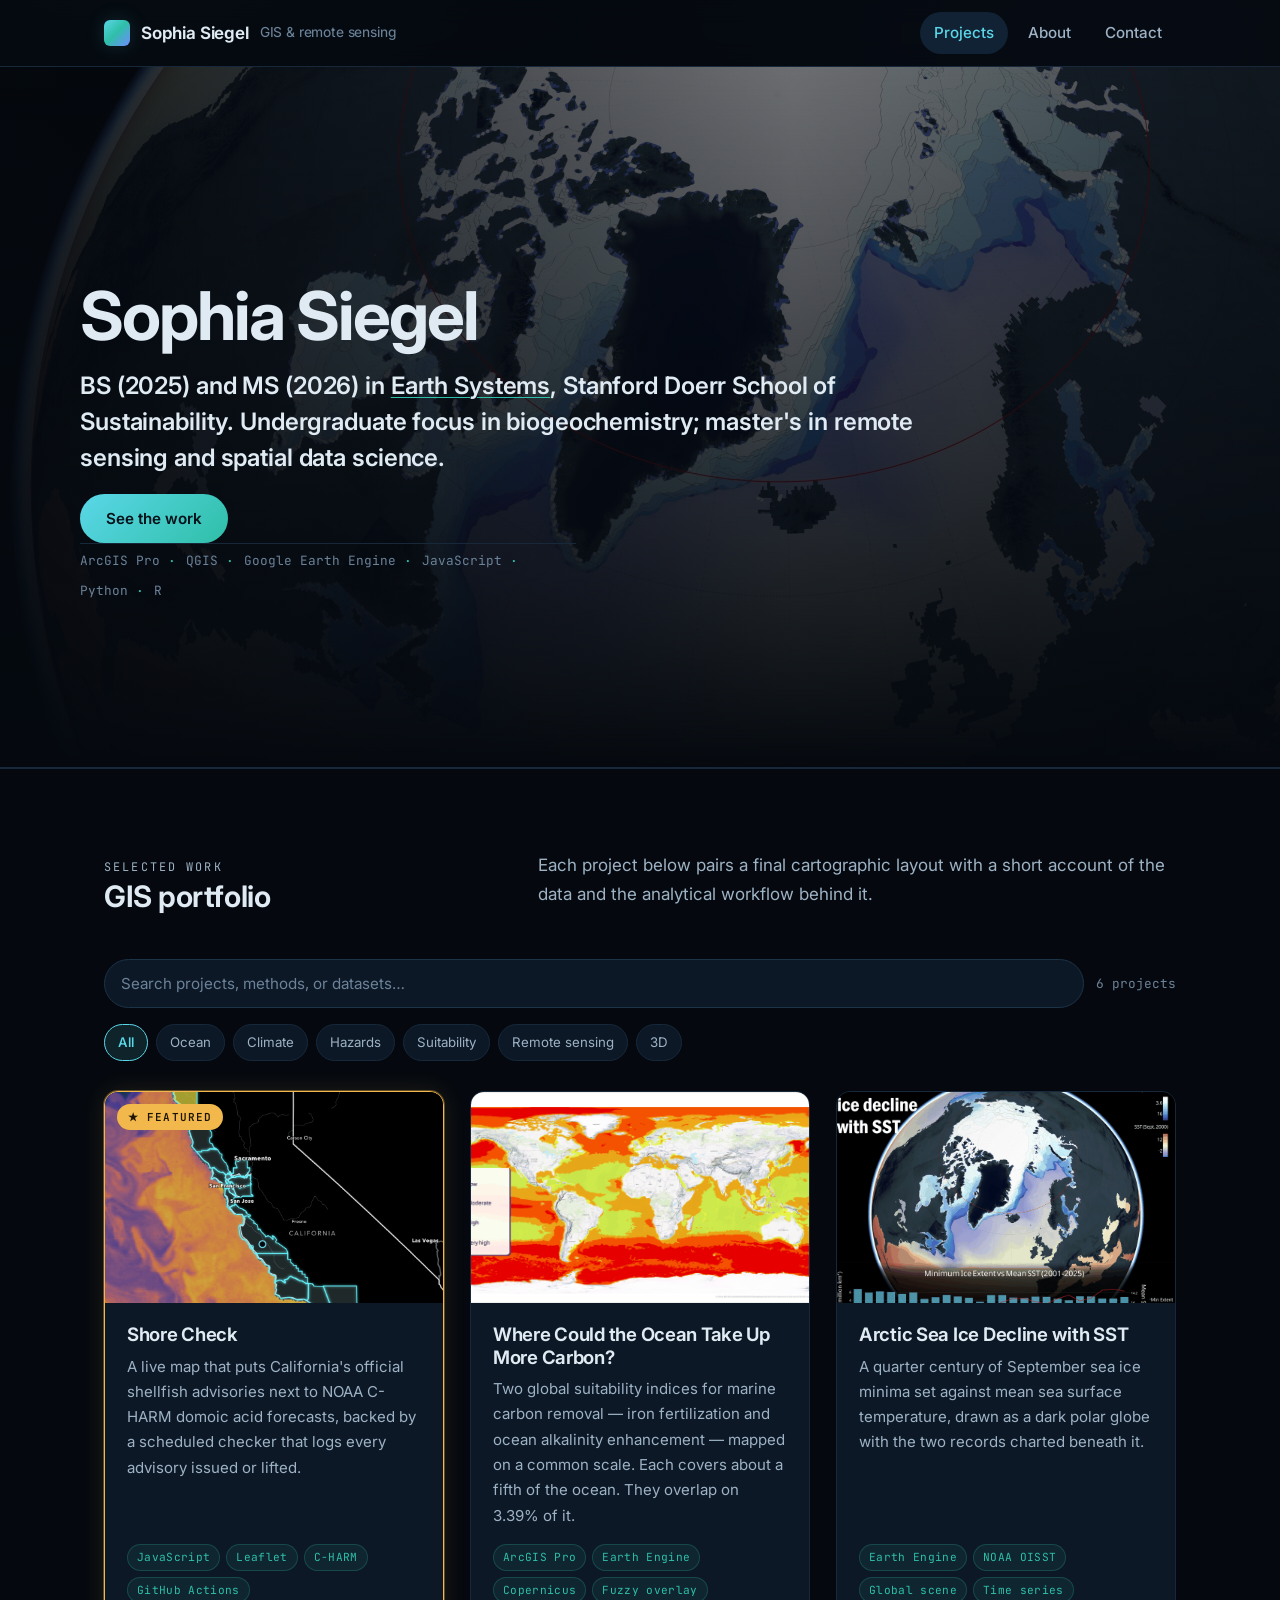
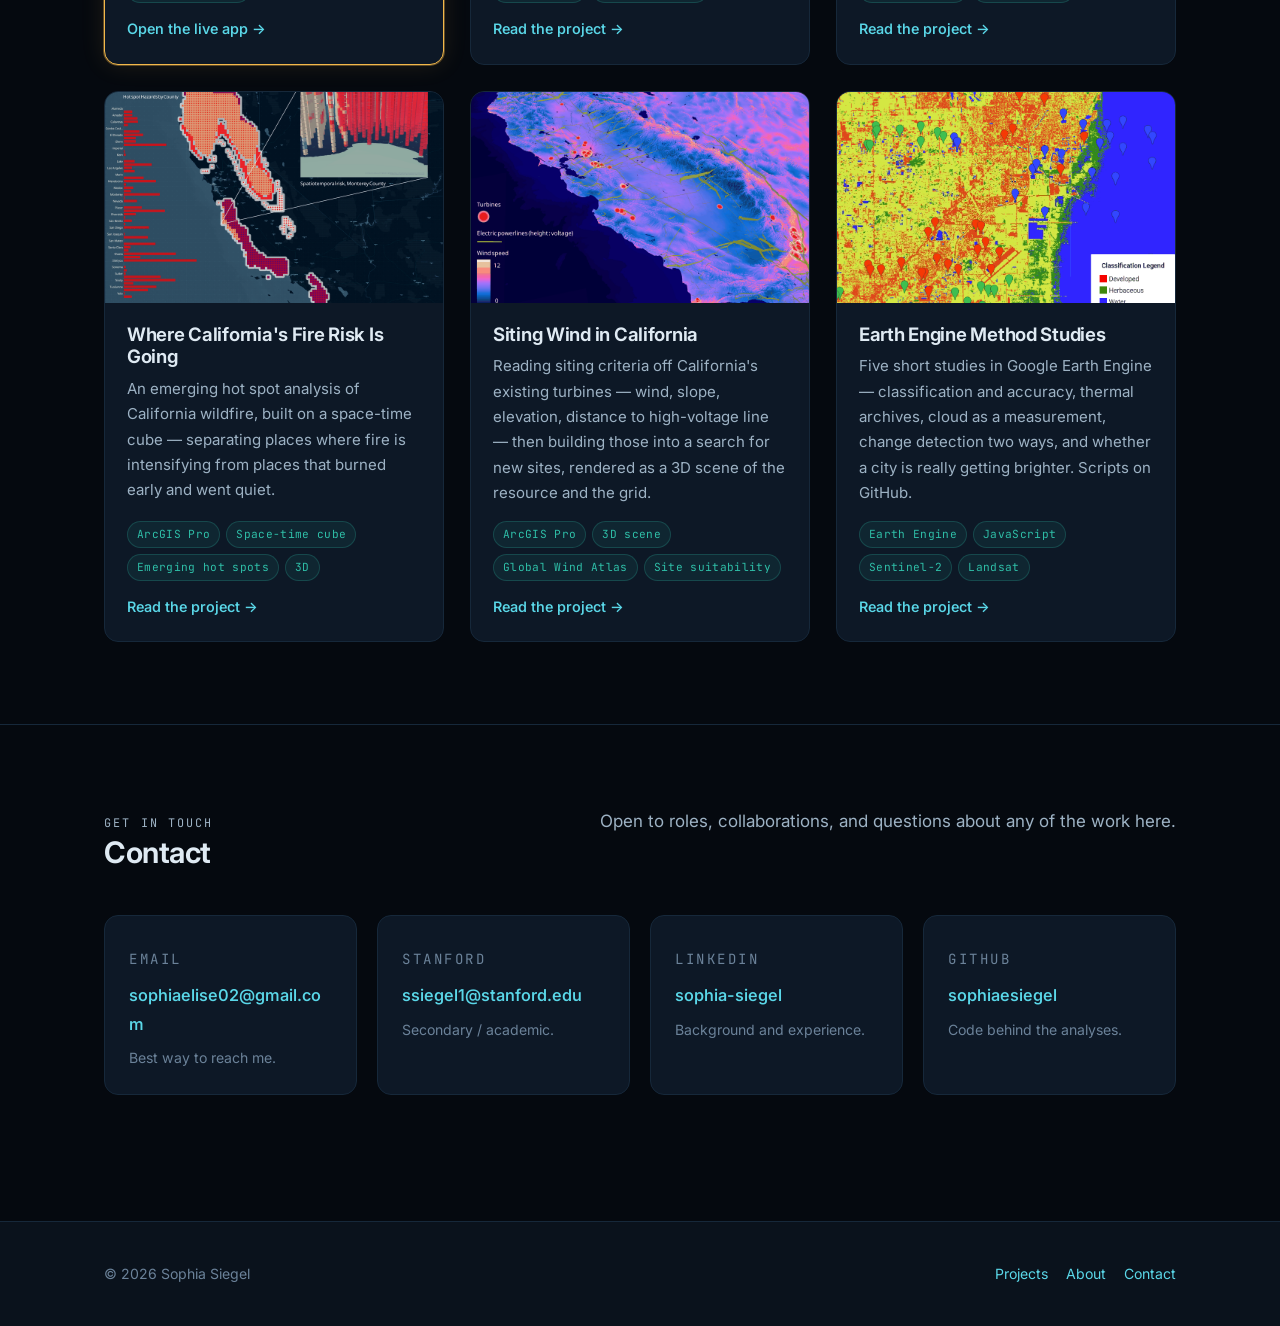
<file: index.html>
<!DOCTYPE html>
<html lang="en">
<head>
<meta charset="utf-8">
<meta name="viewport" content="width=device-width, initial-scale=1">
<title>Sophia Siegel — GIS &amp; Remote Sensing Portfolio</title>
<meta name="description" content="Geospatial analysis and remote sensing — ArcGIS Pro, Google Earth Engine, and spatial data science.">
<link rel="preconnect" href="https://fonts.googleapis.com">
<link rel="preconnect" href="https://fonts.gstatic.com" crossorigin>
<link href="https://fonts.googleapis.com/css2?family=Inter:wght@400;500;600;700&family=JetBrains+Mono:wght@400;500&display=swap" rel="stylesheet">
<link rel="stylesheet" href="assets/css/style.css">
</head>
<body>
<a class="skip" href="#main">Skip to content</a>

<header class="site-header">
  <div class="wrap nav">
    <a class="brand" href="index.html">
      <span class="brand-mark" aria-hidden="true"></span>
      Sophia Siegel <span class="brand-sub">GIS &amp; remote sensing</span>
    </a>
    <nav aria-label="Primary">
      <ul class="nav-links">
        <li><a href="index.html#projects" aria-current="page">Projects</a></li>
        <li><a href="about.html">About</a></li>
        <li><a href="index.html#contact">Contact</a></li>
      </ul>
    </nav>
  </div>
</header>

<main id="main">

  <section class="hero">
    <div class="hero-media" aria-hidden="true">
      <img src="assets/img/cover.jpg" alt="">
    </div>
    <div class="wrap hero-inner">
      <h1 class="name">Sophia Siegel</h1>
      <p class="credential">
        BS (2025) and MS (2026) in
        <a href="https://earthsystems.stanford.edu/" target="_blank" rel="noopener">Earth Systems</a>,
        Stanford Doerr School of Sustainability. Undergraduate focus in biogeochemistry;
        master's in remote sensing and spatial data science.
      </p>
      <a class="btn" href="#projects">See the work</a>
      <div class="toolstrip">
        <span>ArcGIS Pro</span><span>QGIS</span><span>Google Earth Engine</span>
        <span>JavaScript</span><span>Python</span><span>R</span>
      </div>
    </div>
  </section>

  <section id="projects">
    <div class="wrap">
      <div class="section-head">
        <div>
          <p class="kicker">Selected work</p>
          <h2>GIS portfolio</h2>
        </div>
        <p>
          Each project below pairs a final cartographic layout with a short account of the data
          and the analytical workflow behind it.
        </p>
      </div>

      <div class="filters">
        <div class="search-row">
          <input class="search" type="search" data-search
                 placeholder="Search projects, methods, or datasets…" aria-label="Search projects">
          <span class="result-count" data-count>6 projects</span>
        </div>
        <div class="tag-row" role="group" aria-label="Filter projects by theme">
          <button class="chip" data-filter="all" aria-pressed="true">All</button>
          <button class="chip" data-filter="ocean" aria-pressed="false">Ocean</button>
          <button class="chip" data-filter="climate" aria-pressed="false">Climate</button>
          <button class="chip" data-filter="hazards" aria-pressed="false">Hazards</button>
          <button class="chip" data-filter="suitability" aria-pressed="false">Suitability</button>
          <button class="chip" data-filter="remote-sensing" aria-pressed="false">Remote sensing</button>
          <button class="chip" data-filter="3d" aria-pressed="false">3D</button>
        </div>
      </div>

      <div class="card-grid" data-project-grid>

        <article class="card featured" data-tags="ocean,hazards,remote-sensing">
          <div class="card-thumb">
            <img src="assets/img/shore-check-thumb.png" alt="Shore Check map of California shellfish advisories and domoic acid forecast"
                 data-slot data-slot-label="Thumbnail">
          </div>
          <div class="card-body">
            <h3><a href="https://sophiaesiegel.github.io/shore-check/" target="_blank" rel="noopener">Shore Check</a></h3>
            <p class="card-desc">
              A live map that puts California's official shellfish advisories next to NOAA
              C-HARM domoic acid forecasts, backed by a scheduled checker that logs every
              advisory issued or lifted.
            </p>
            <div class="card-tags">
              <span class="tag">JavaScript</span><span class="tag">Leaflet</span>
              <span class="tag">C-HARM</span><span class="tag">GitHub Actions</span>
            </div>
            <a class="card-cta" href="https://sophiaesiegel.github.io/shore-check/" target="_blank" rel="noopener">Open the live app</a>
          </div>
        </article>

        <article class="card" data-tags="ocean,climate,suitability,remote-sensing">
          <div class="card-thumb">
            <img src="assets/img/ocean-cdr-thumb.png" alt="Global ocean carbon-removal suitability index"
                 data-slot data-slot-label="Thumbnail">
          </div>
          <div class="card-body">
            <h3><a href="projects/ocean-cdr-suitability.html">Where Could the Ocean Take Up More Carbon?</a></h3>
            <p class="card-desc">
              Two global suitability indices for marine carbon removal — iron fertilization and
              ocean alkalinity enhancement — mapped on a common scale. Each covers about a fifth
              of the ocean. They overlap on 3.39% of it.
            </p>
            <div class="card-tags">
              <span class="tag">ArcGIS Pro</span><span class="tag">Earth Engine</span>
              <span class="tag">Copernicus</span><span class="tag">Fuzzy overlay</span>
            </div>
            <a class="card-cta" href="projects/ocean-cdr-suitability.html">Read the project</a>
          </div>
        </article>

        <article class="card" data-tags="ocean,climate,remote-sensing">
          <div class="card-thumb">
            <img src="assets/img/arctic-sst-thumb.png" alt="Arctic sea ice decline with sea surface temperature"
                 data-slot data-slot-label="Thumbnail">
          </div>
          <div class="card-body">
            <h3><a href="projects/arctic-sst-sea-ice.html">Arctic Sea Ice Decline with SST</a></h3>
            <p class="card-desc">
              A quarter century of September sea ice minima set against mean sea surface
              temperature, drawn as a dark polar globe with the two records charted beneath it.
            </p>
            <div class="card-tags">
              <span class="tag">Earth Engine</span><span class="tag">NOAA OISST</span>
              <span class="tag">Global scene</span><span class="tag">Time series</span>
            </div>
            <a class="card-cta" href="projects/arctic-sst-sea-ice.html">Read the project</a>
          </div>
        </article>

        <article class="card" data-tags="hazards,climate,3d">
          <div class="card-thumb">
            <img src="assets/img/wildfire-thumb.png" alt="California wildfire emerging hot spot analysis"
                 data-slot data-slot-label="Thumbnail">
          </div>
          <div class="card-body">
            <h3><a href="projects/california-wildfire.html">Where California's Fire Risk Is Going</a></h3>
            <p class="card-desc">
              An emerging hot spot analysis of California wildfire, built on a space-time cube —
              separating places where fire is intensifying from places that burned early and
              went quiet.
            </p>
            <div class="card-tags">
              <span class="tag">ArcGIS Pro</span><span class="tag">Space-time cube</span>
              <span class="tag">Emerging hot spots</span><span class="tag">3D</span>
            </div>
            <a class="card-cta" href="projects/california-wildfire.html">Read the project</a>
          </div>
        </article>

        <article class="card" data-tags="suitability,climate,3d">
          <div class="card-thumb">
            <img src="assets/img/wind-siting-thumb.png" alt="3D scene of wind turbines and transmission lines"
                 data-slot data-slot-label="Thumbnail">
          </div>
          <div class="card-body">
            <h3><a href="projects/wind-farm-siting.html">Siting Wind in California</a></h3>
            <p class="card-desc">
              Reading siting criteria off California's existing turbines — wind, slope, elevation,
              distance to high-voltage line — then building those into a search for new sites,
              rendered as a 3D scene of the resource and the grid.
            </p>
            <div class="card-tags">
              <span class="tag">ArcGIS Pro</span><span class="tag">3D scene</span>
              <span class="tag">Global Wind Atlas</span><span class="tag">Site suitability</span>
            </div>
            <a class="card-cta" href="projects/wind-farm-siting.html">Read the project</a>
          </div>
        </article>

        <article class="card" data-tags="remote-sensing,climate,hazards">
          <div class="card-thumb">
            <img src="assets/img/gee-keys-classification.png" alt="Land cover classification of south Florida in Google Earth Engine"
                 data-slot data-slot-label="Thumbnail">
          </div>
          <div class="card-body">
            <h3><a href="projects/earth-engine-method-studies.html">Earth Engine Method Studies</a></h3>
            <p class="card-desc">
              Five short studies in Google Earth Engine — classification and accuracy, thermal
              archives, cloud as a measurement, change detection two ways, and whether a city is
              really getting brighter. Scripts on GitHub.
            </p>
            <div class="card-tags">
              <span class="tag">Earth Engine</span><span class="tag">JavaScript</span>
              <span class="tag">Sentinel-2</span><span class="tag">Landsat</span>
            </div>
            <a class="card-cta" href="projects/earth-engine-method-studies.html">Read the project</a>
          </div>
        </article>

      </div>

      <p class="empty-state" data-empty>No projects match that search yet — try clearing the filters.</p>
    </div>
  </section>

  <section id="contact">
    <div class="wrap">
      <div class="section-head">
        <div>
          <p class="kicker">Get in touch</p>
          <h2>Contact</h2>
        </div>
        <p>Open to roles, collaborations, and questions about any of the work here.</p>
      </div>

      <div class="contact-grid">
        <div class="contact-card">
          <p class="kicker">Email</p>
          <a href="mailto:sophiaelise02@gmail.com">sophiaelise02@gmail.com</a>
          <p>Best way to reach me.</p>
        </div>
        <div class="contact-card">
          <p class="kicker">Stanford</p>
          <a href="mailto:ssiegel1@stanford.edu">ssiegel1@stanford.edu</a>
          <p>Secondary / academic.</p>
        </div>
        <div class="contact-card">
          <p class="kicker">LinkedIn</p>
          <a href="https://www.linkedin.com/in/sophia-siegel-a3b760270/" target="_blank" rel="noopener">sophia-siegel</a>
          <p>Background and experience.</p>
        </div>
        <div class="contact-card">
          <p class="kicker">GitHub</p>
          <a href="https://github.com/sophiaesiegel" target="_blank" rel="noopener">sophiaesiegel</a>
          <p>Code behind the analyses.</p>
        </div>
      </div>
    </div>
  </section>

</main>

<footer class="site-footer">
  <div class="wrap footer-inner">
    <span>© 2026 Sophia Siegel</span>
    <div class="footer-links">
      <a href="index.html#projects">Projects</a>
      <a href="about.html">About</a>
      <a href="index.html#contact">Contact</a>
    </div>
  </div>
</footer>

<script src="assets/js/main.js"></script>
</body>
</html>
</file>
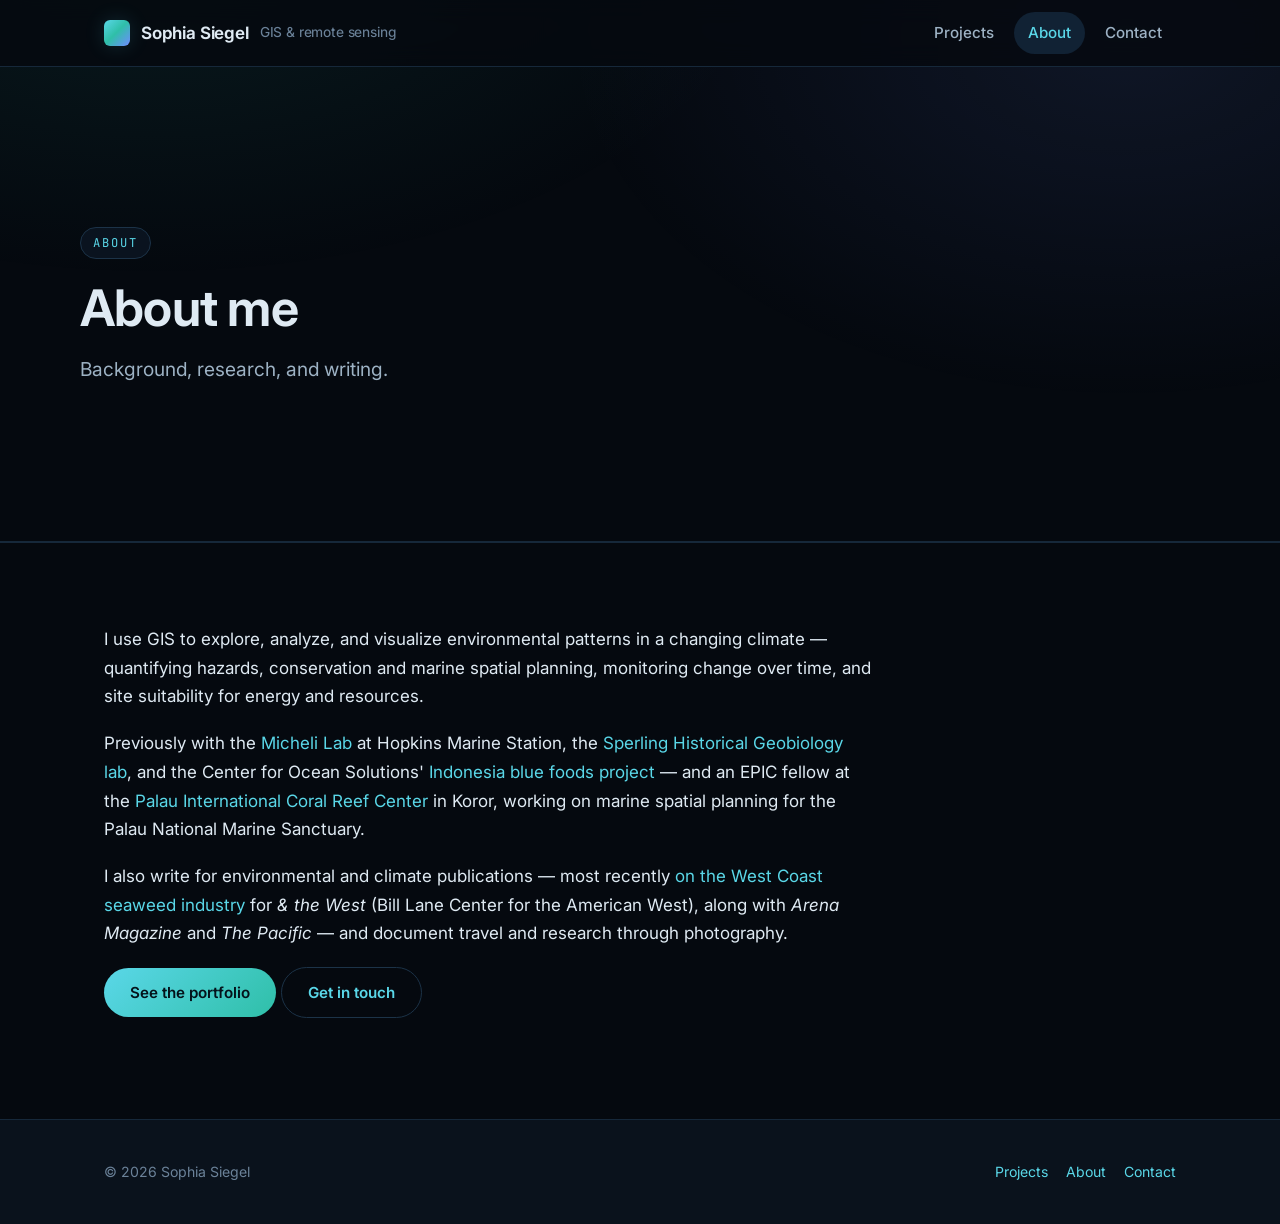
<file: about.html>
<!DOCTYPE html>
<html lang="en">
<head>
<meta charset="utf-8">
<meta name="viewport" content="width=device-width, initial-scale=1">
<title>About — Sophia Siegel</title>
<meta name="description" content="About Sophia Siegel — geospatial analysis of ocean and climate systems.">
<link rel="preconnect" href="https://fonts.googleapis.com">
<link rel="preconnect" href="https://fonts.gstatic.com" crossorigin>
<link href="https://fonts.googleapis.com/css2?family=Inter:wght@400;500;600;700&family=JetBrains+Mono:wght@400;500&display=swap" rel="stylesheet">
<link rel="stylesheet" href="assets/css/style.css">
</head>
<body>
<a class="skip" href="#main">Skip to content</a>

<header class="site-header">
  <div class="wrap nav">
    <a class="brand" href="index.html">
      <span class="brand-mark" aria-hidden="true"></span>
      Sophia Siegel <span class="brand-sub">GIS &amp; remote sensing</span>
    </a>
    <nav aria-label="Primary">
      <ul class="nav-links">
        <li><a href="index.html#projects">Projects</a></li>
        <li><a href="about.html" aria-current="page">About</a></li>
        <li><a href="index.html#contact">Contact</a></li>
      </ul>
    </nav>
  </div>
</header>

<main id="main">

  <section class="hero">
    <div class="wrap hero-inner compact">
      <span class="eyebrow">About</span>
      <h1>About me</h1>
      <p class="lede">
        Background, research, and writing.
      </p>
    </div>
  </section>

  <section>
    <div class="wrap">

      <div class="prose">

        <p>
          I use GIS to explore, analyze, and visualize environmental patterns in a changing
          climate — quantifying hazards, conservation and marine spatial planning, monitoring
          change over time, and site suitability for energy and resources.
        </p>

        <p>
          Previously with the
          <a href="https://michelilab.stanford.edu/" target="_blank" rel="noopener">Micheli Lab</a>
          at Hopkins Marine Station, the
          <a href="https://historical-geobiology.stanford.edu/" target="_blank" rel="noopener">Sperling Historical Geobiology lab</a>,
          and the Center for Ocean Solutions'
          <a href="https://oceansolutions.stanford.edu/integrating-blue-foods-climate-strategies" target="_blank" rel="noopener">Indonesia blue foods project</a>
          — and an EPIC fellow at the
          <a href="https://picrc.org/palau-international-coral-reef-center-wraps-up-successful-fellowship-with-ms-sophia-siegel-and-stanford-university/" target="_blank" rel="noopener">Palau International Coral Reef Center</a>
          in Koror, working on marine spatial planning for the Palau National Marine Sanctuary.
        </p>

        <p>
          I also write for environmental and climate publications — most recently
          <a href="https://andthewest.stanford.edu/2024/could-the-tide-be-rising-for-american-aquaculture/" target="_blank" rel="noopener">on the West Coast seaweed industry</a>
          for <em>&amp; the West</em> (Bill Lane Center for the American West), along with
          <em>Arena Magazine</em> and <em>The Pacific</em> — and document travel and research
          through photography.
        </p>

        <p>
          <a class="btn" href="index.html#projects">See the portfolio</a>
          <a class="btn ghost" href="index.html#contact">Get in touch</a>
        </p>

      </div>
    </div>
  </section>

</main>

<footer class="site-footer">
  <div class="wrap footer-inner">
    <span>© 2026 Sophia Siegel</span>
    <div class="footer-links">
      <a href="index.html#projects">Projects</a>
      <a href="about.html">About</a>
      <a href="index.html#contact">Contact</a>
    </div>
  </div>
</footer>

<script src="assets/js/main.js"></script>
</body>
</html>
</file>
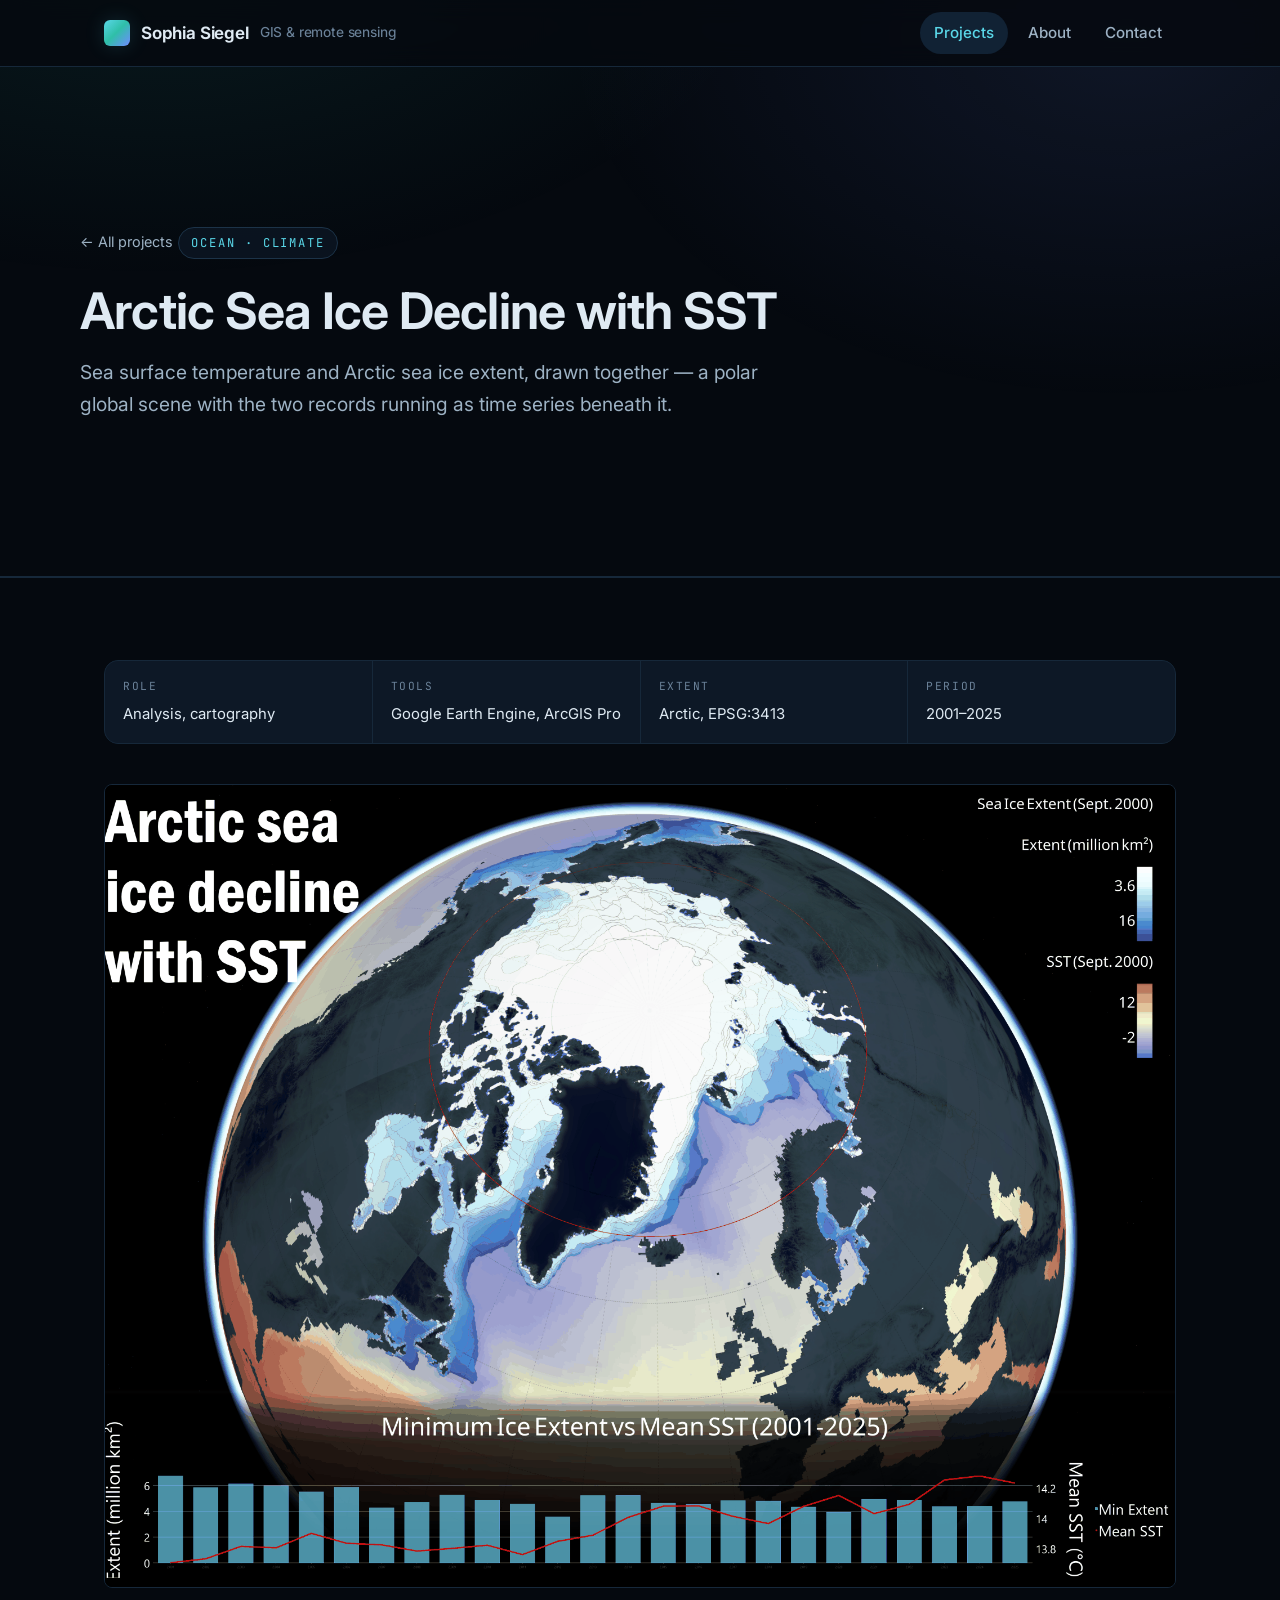
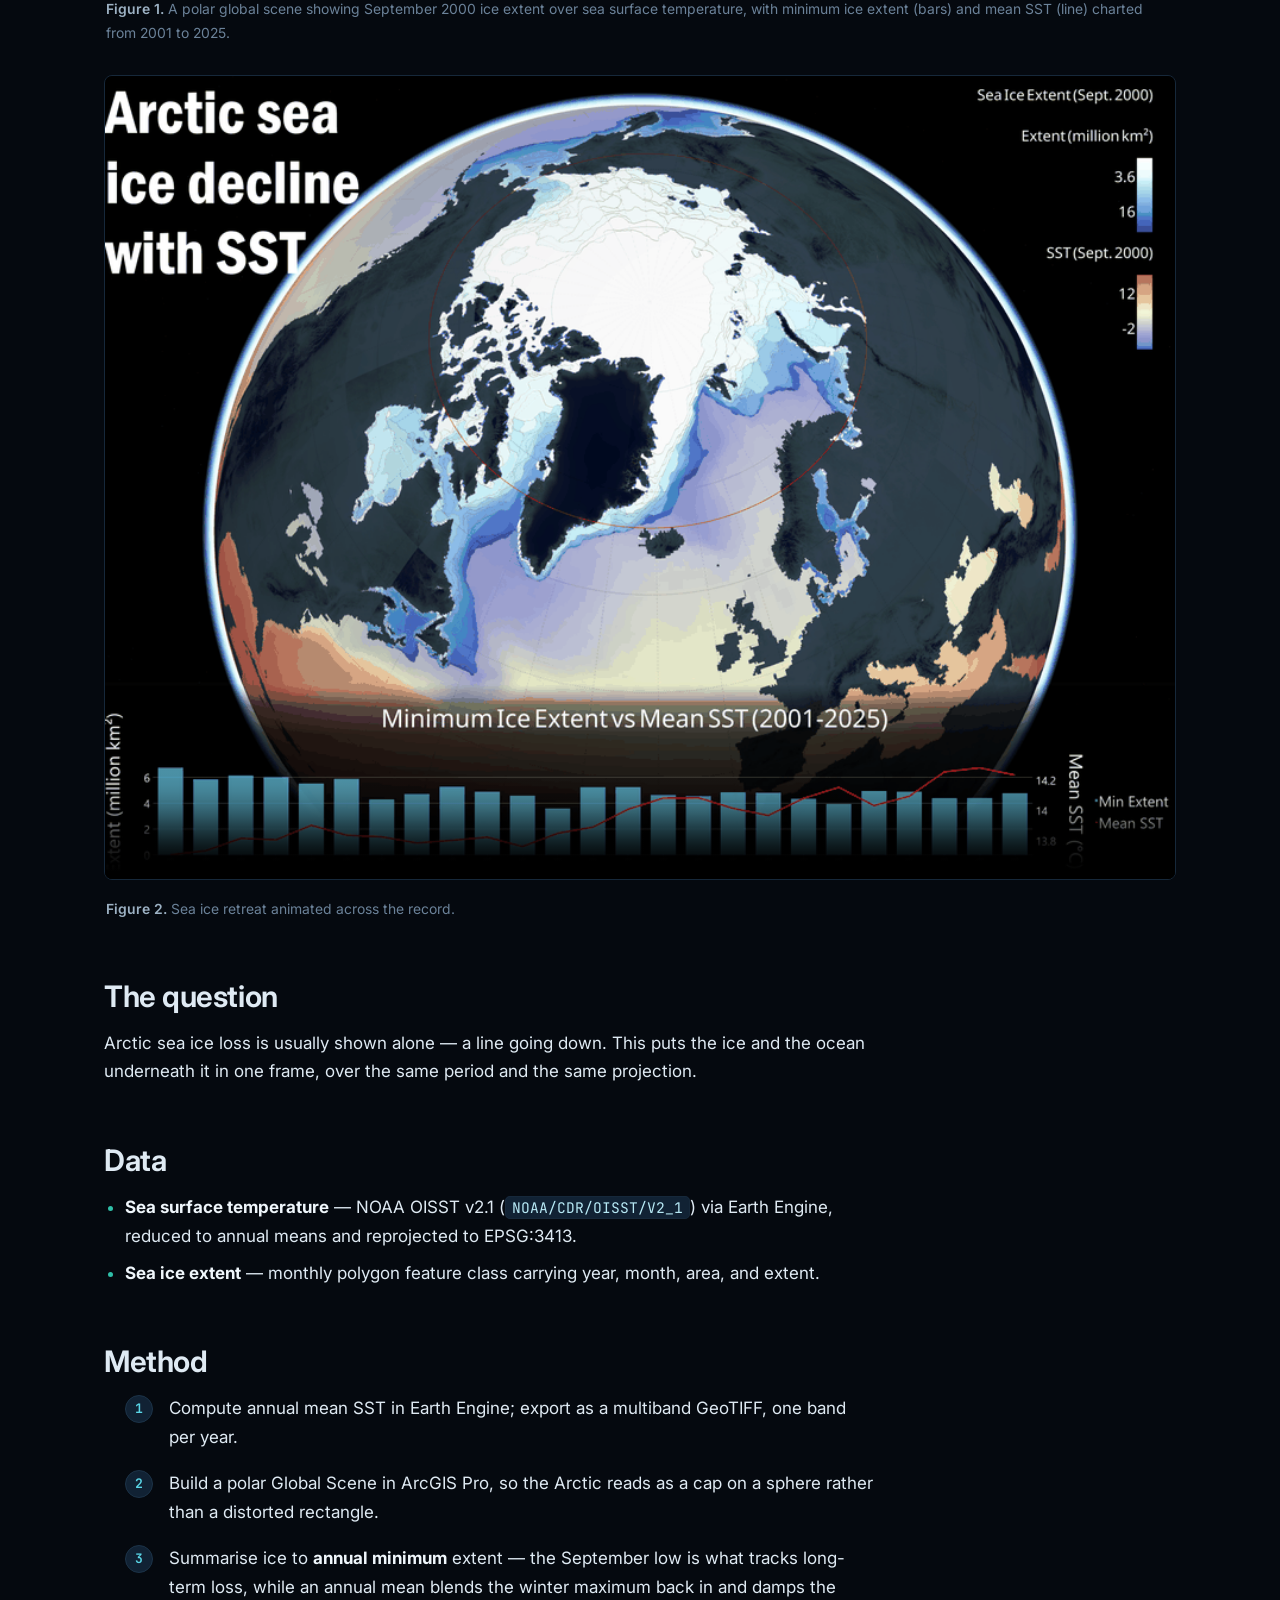
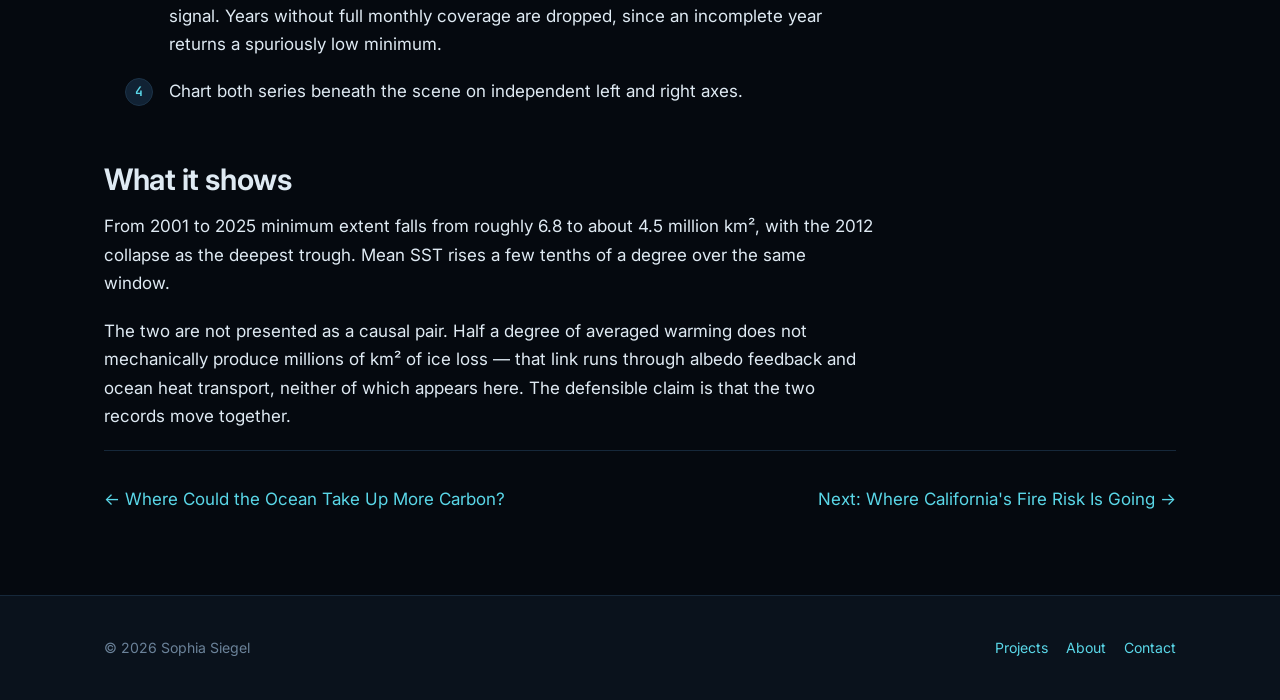
<file: projects/arctic-sst-sea-ice.html>
<!DOCTYPE html>
<html lang="en">
<head>
<meta charset="utf-8">
<meta name="viewport" content="width=device-width, initial-scale=1">
<title>Arctic Sea Ice Decline with SST — Sophia Siegel</title>
<meta name="description" content="A quarter century of sea surface temperature set against the annual minimum extent of Arctic sea ice.">
<link rel="preconnect" href="https://fonts.googleapis.com">
<link rel="preconnect" href="https://fonts.gstatic.com" crossorigin>
<link href="https://fonts.googleapis.com/css2?family=Inter:wght@400;500;600;700&family=JetBrains+Mono:wght@400;500&display=swap" rel="stylesheet">
<link rel="stylesheet" href="../assets/css/style.css">
</head>
<body>
<a class="skip" href="#main">Skip to content</a>

<header class="site-header">
  <div class="wrap nav">
    <a class="brand" href="../index.html">
      <span class="brand-mark" aria-hidden="true"></span>
      Sophia Siegel <span class="brand-sub">GIS &amp; remote sensing</span>
    </a>
    <nav aria-label="Primary">
      <ul class="nav-links">
        <li><a href="../index.html#projects" aria-current="page">Projects</a></li>
        <li><a href="../about.html">About</a></li>
        <li><a href="../index.html#contact">Contact</a></li>
      </ul>
    </nav>
  </div>
</header>

<main id="main">

  <section class="hero">
    <div class="wrap hero-inner compact">
      <a class="back-link" href="../index.html#projects">All projects</a>
      <span class="eyebrow">Ocean · Climate</span>
      <h1>Arctic Sea Ice Decline with SST</h1>
      <p class="lede">
        Sea surface temperature and Arctic sea ice extent, drawn together — a polar global scene
        with the two records running as time series beneath it.
      </p>
    </div>
  </section>

  <section>
    <div class="wrap">

      <dl class="meta">
        <div><dt>Role</dt><dd>Analysis, cartography</dd></div>
        <div><dt>Tools</dt><dd>Google Earth Engine, ArcGIS Pro</dd></div>
        <div><dt>Extent</dt><dd>Arctic, EPSG:3413</dd></div>
        <div><dt>Period</dt><dd>2001–2025</dd></div>
      </dl>

      <figure class="fig">
        <img src="../assets/img/arctic-sst-layout.png"
             alt="Dark polar globe showing September 2000 Arctic sea ice extent over sea surface temperature, with a chart of minimum ice extent and mean SST from 2001 to 2025"
             data-slot data-slot-label="Final layout">
        <figcaption>
          <b>Figure 1.</b> A polar global scene showing September 2000 ice extent over sea surface
          temperature, with minimum ice extent (bars) and mean SST (line) charted from 2001 to 2025.
        </figcaption>
      </figure>

      <figure class="fig">
        <video src="../assets/video/ice-retreat.mp4" controls muted loop playsinline
               preload="metadata" poster="../assets/img/arctic-sst-thumb.png"
               style="width:100%;border:1px solid var(--border-soft);border-radius:var(--radius-sm);background:var(--bg-2);">
          Your browser does not support embedded video.
          <a href="../assets/video/ice-retreat.mp4">Download the animation</a> instead.
        </video>
        <figcaption><b>Figure 2.</b> Sea ice retreat animated across the record.</figcaption>
      </figure>

      <div class="prose">

        <h2>The question</h2>
        <p>
          Arctic sea ice loss is usually shown alone — a line going down. This puts the ice and the
          ocean underneath it in one frame, over the same period and the same projection.
        </p>

        <h2>Data</h2>
        <ul>
          <li><strong>Sea surface temperature</strong> — NOAA OISST v2.1 (<code>NOAA/CDR/OISST/V2_1</code>) via Earth Engine, reduced to annual means and reprojected to EPSG:3413.</li>
          <li><strong>Sea ice extent</strong> — monthly polygon feature class carrying year, month, area, and extent.</li>
        </ul>

        <h2>Method</h2>
        <ol class="steps">
          <li>Compute annual mean SST in Earth Engine; export as a multiband GeoTIFF, one band per year.</li>
          <li>Build a polar Global Scene in ArcGIS Pro, so the Arctic reads as a cap on a sphere rather than a distorted rectangle.</li>
          <li>Summarise ice to <strong>annual minimum</strong> extent — the September low is what tracks long-term loss, while an annual mean blends the winter maximum back in and damps the signal. Years without full monthly coverage are dropped, since an incomplete year returns a spuriously low minimum.</li>
          <li>Chart both series beneath the scene on independent left and right axes.</li>
        </ol>

        <h2>What it shows</h2>
        <p>
          From 2001 to 2025 minimum extent falls from roughly 6.8 to about 4.5 million km², with the
          2012 collapse as the deepest trough. Mean SST rises a few tenths of a degree over the same
          window.
        </p>
        <p>
          The two are not presented as a causal pair. Half a degree of averaged warming does not
          mechanically produce millions of km² of ice loss — that link runs through albedo feedback
          and ocean heat transport, neither of which appears here. The defensible claim is that the
          two records move together.
        </p>

      </div>

      <div class="pager">
        <a href="ocean-cdr-suitability.html">← Where Could the Ocean Take Up More Carbon?</a>
        <a href="california-wildfire.html">Next: Where California's Fire Risk Is Going →</a>
      </div>

    </div>
  </section>

</main>

<footer class="site-footer">
  <div class="wrap footer-inner">
    <span>© 2026 Sophia Siegel</span>
    <div class="footer-links">
      <a href="../index.html#projects">Projects</a>
      <a href="../about.html">About</a>
      <a href="../index.html#contact">Contact</a>
    </div>
  </div>
</footer>

<script src="../assets/js/main.js"></script>
</body>
</html>
</file>
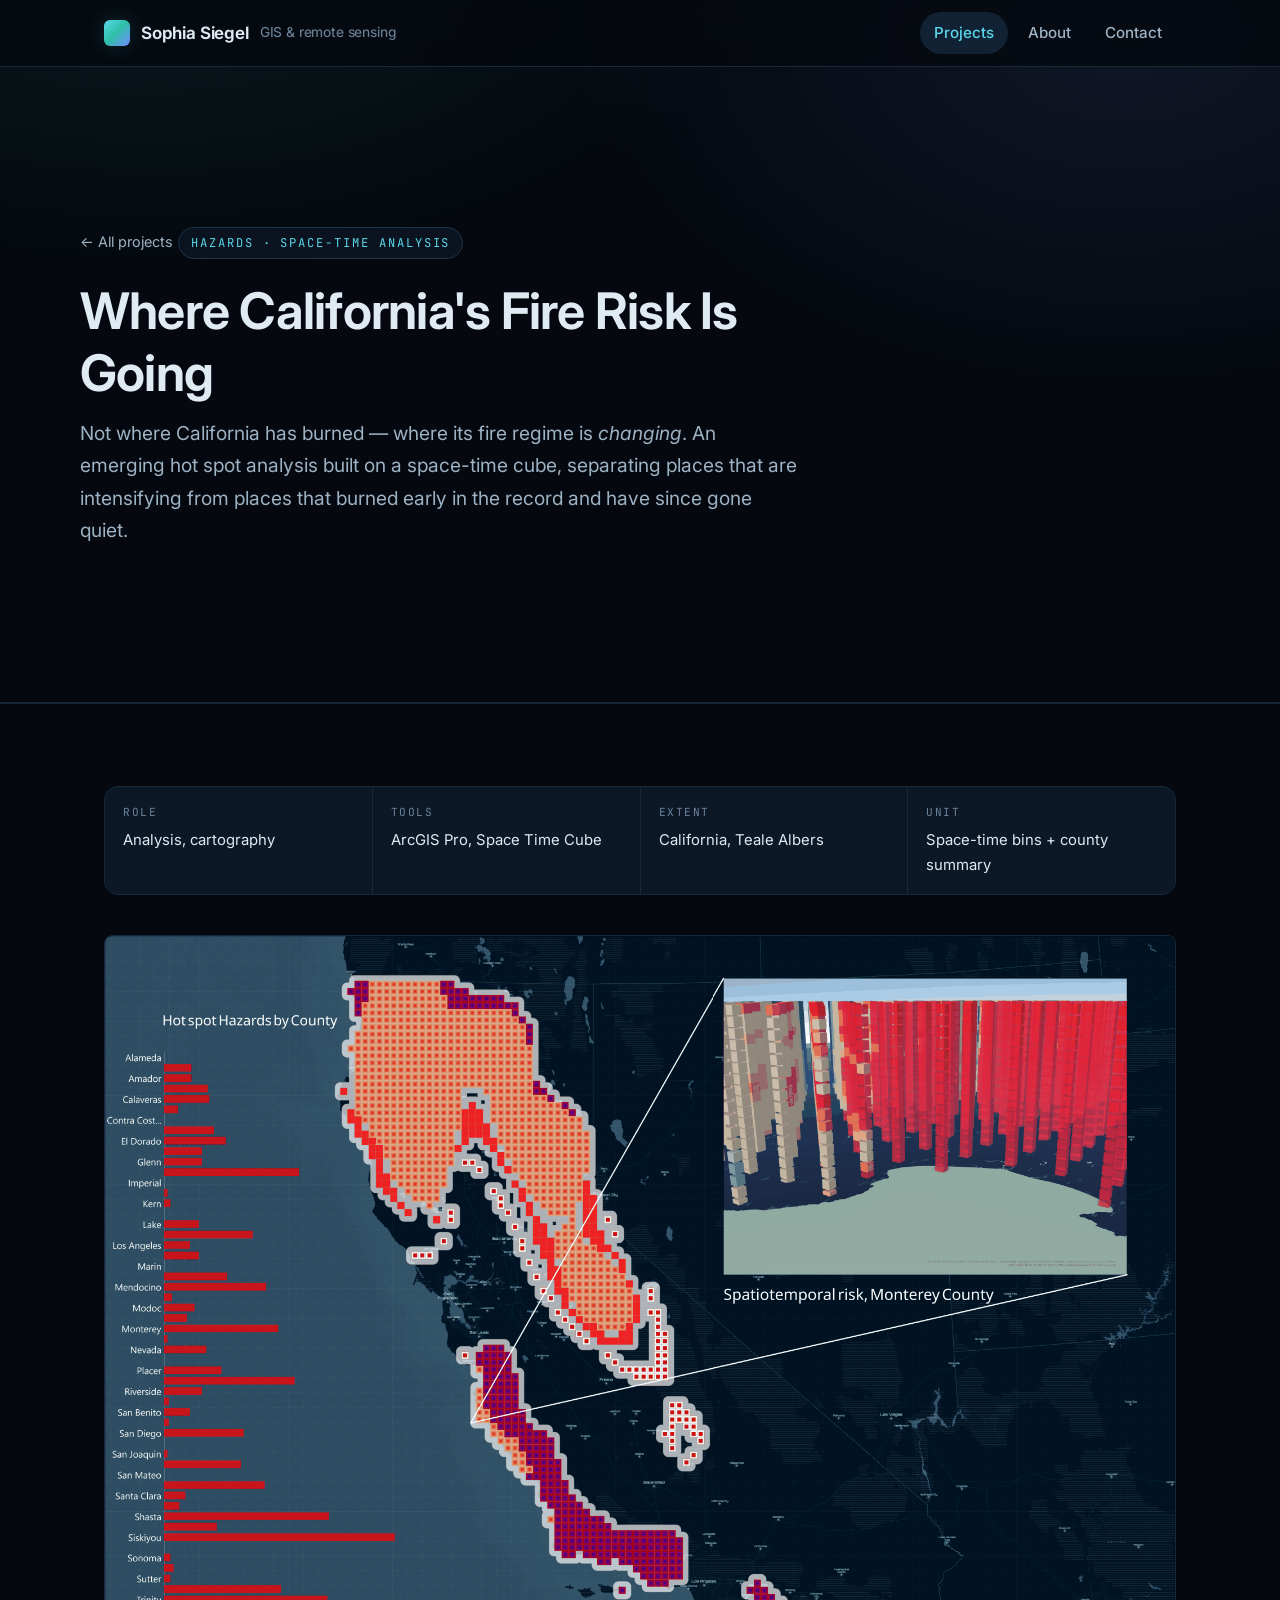
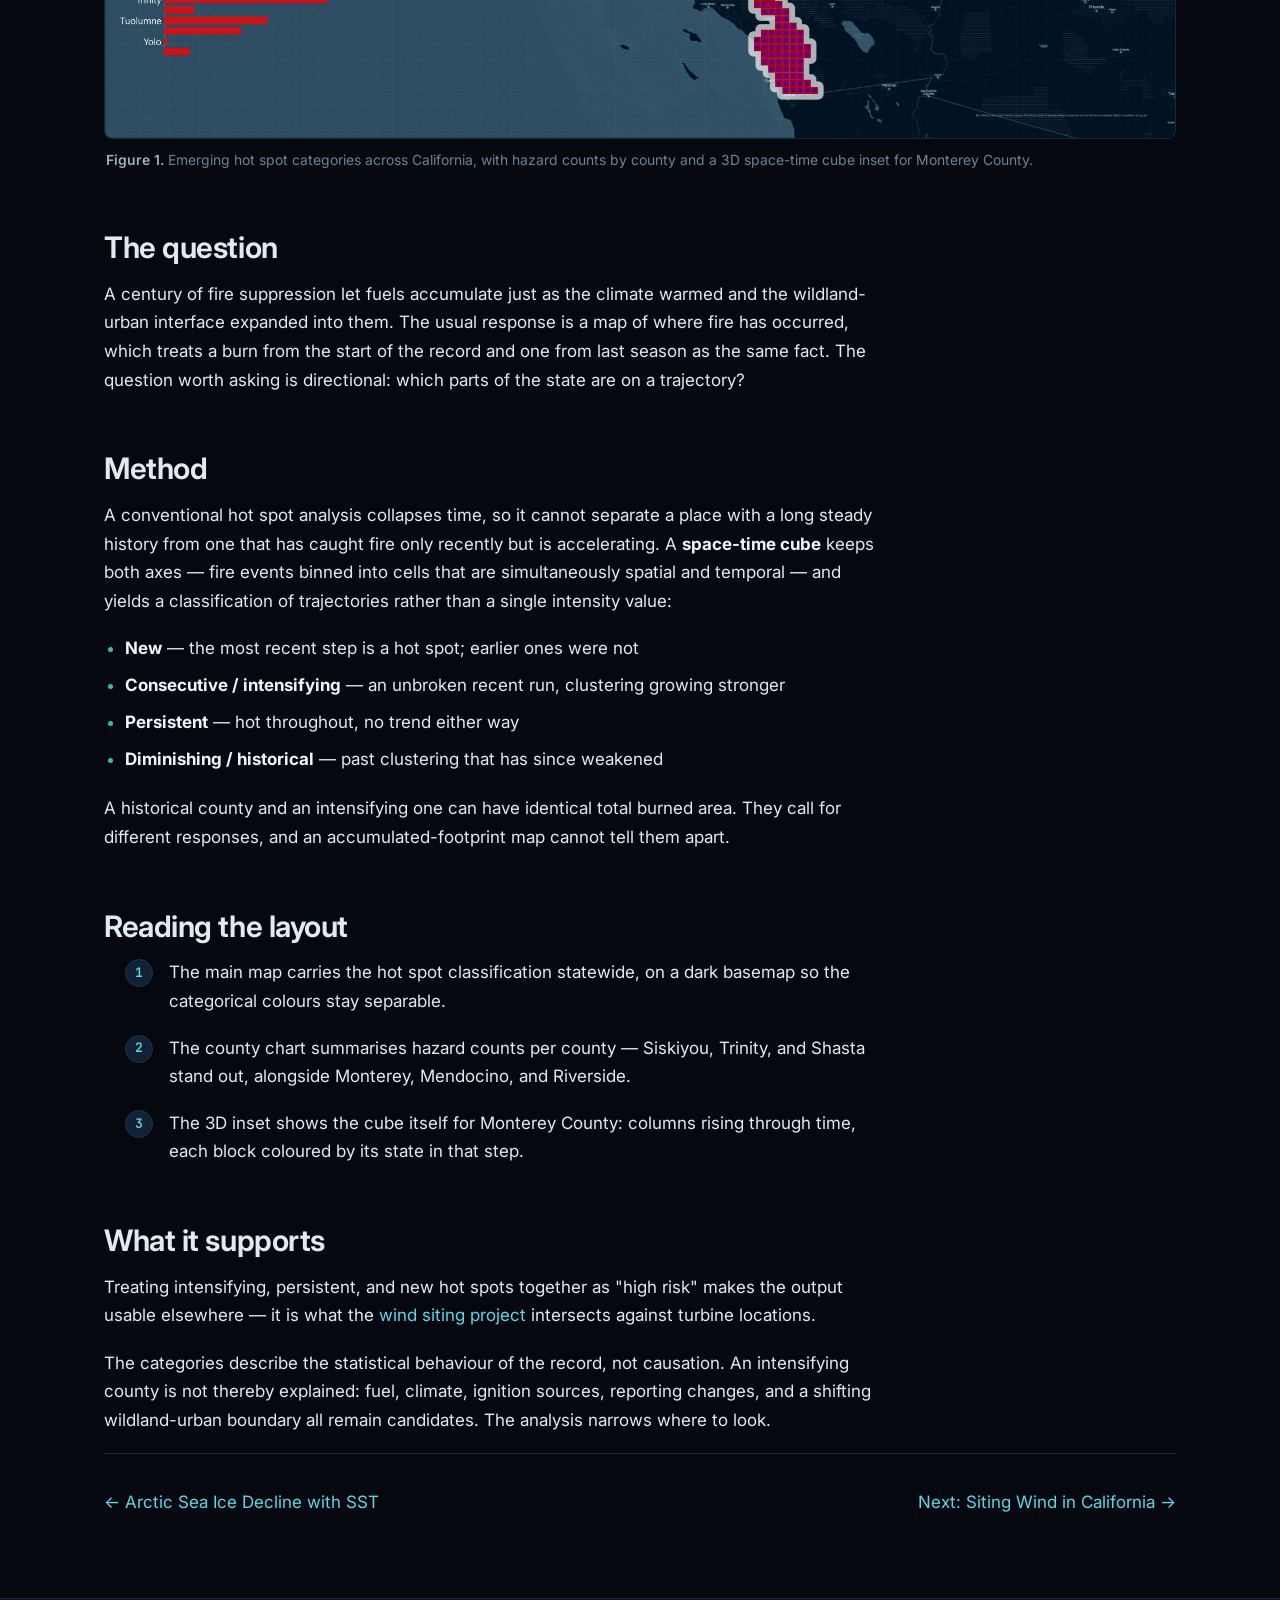
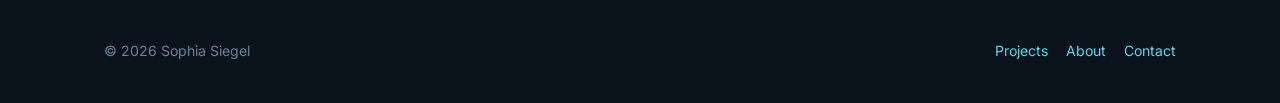
<file: projects/california-wildfire.html>
<!DOCTYPE html>
<html lang="en">
<head>
<meta charset="utf-8">
<meta name="viewport" content="width=device-width, initial-scale=1">
<title>Where California's Fire Risk Is Going — Sophia Siegel</title>
<meta name="description" content="An emerging hot spot analysis of California wildfire built on a space-time cube, separating intensifying fire regimes from historical ones.">
<link rel="preconnect" href="https://fonts.googleapis.com">
<link rel="preconnect" href="https://fonts.gstatic.com" crossorigin>
<link href="https://fonts.googleapis.com/css2?family=Inter:wght@400;500;600;700&family=JetBrains+Mono:wght@400;500&display=swap" rel="stylesheet">
<link rel="stylesheet" href="../assets/css/style.css">
</head>
<body>
<a class="skip" href="#main">Skip to content</a>

<header class="site-header">
  <div class="wrap nav">
    <a class="brand" href="../index.html">
      <span class="brand-mark" aria-hidden="true"></span>
      Sophia Siegel <span class="brand-sub">GIS &amp; remote sensing</span>
    </a>
    <nav aria-label="Primary">
      <ul class="nav-links">
        <li><a href="../index.html#projects" aria-current="page">Projects</a></li>
        <li><a href="../about.html">About</a></li>
        <li><a href="../index.html#contact">Contact</a></li>
      </ul>
    </nav>
  </div>
</header>

<main id="main">

  <section class="hero">
    <div class="wrap hero-inner compact">
      <a class="back-link" href="../index.html#projects">All projects</a>
      <span class="eyebrow">Hazards · Space-time analysis</span>
      <h1>Where California's Fire Risk Is Going</h1>
      <p class="lede">
        Not where California has burned — where its fire regime is <em>changing</em>. An emerging
        hot spot analysis built on a space-time cube, separating places that are intensifying
        from places that burned early in the record and have since gone quiet.
      </p>
    </div>
  </section>

  <section>
    <div class="wrap">

      <dl class="meta">
        <div><dt>Role</dt><dd>Analysis, cartography</dd></div>
        <div><dt>Tools</dt><dd>ArcGIS Pro, Space Time Cube</dd></div>
        <div><dt>Extent</dt><dd>California, Teale Albers</dd></div>
        <div><dt>Unit</dt><dd>Space-time bins + county summary</dd></div>
      </dl>

      <figure class="fig">
        <img src="../assets/img/wildfire-layout.png"
             alt="Dark-themed map of California showing emerging wildfire hot spot categories, a county bar chart, and a 3D space-time cube inset for Monterey County"
             data-slot data-slot-label="Final layout">
        <figcaption>
          <b>Figure 1.</b> Emerging hot spot categories across California, with hazard counts by
          county and a 3D space-time cube inset for Monterey County.
        </figcaption>
      </figure>

      <div class="prose">

        <h2>The question</h2>
        <p>
          A century of fire suppression let fuels accumulate just as the climate warmed and the
          wildland-urban interface expanded into them. The usual response is a map of where fire has
          occurred, which treats a burn from the start of the record and one from last season as the
          same fact. The question worth asking is directional: which parts of the state are on a
          trajectory?
        </p>

        <h2>Method</h2>
        <p>
          A conventional hot spot analysis collapses time, so it cannot separate a place with a long
          steady history from one that has caught fire only recently but is accelerating. A
          <strong>space-time cube</strong> keeps both axes — fire events binned into cells that are
          simultaneously spatial and temporal — and yields a classification of trajectories rather
          than a single intensity value:
        </p>
        <ul>
          <li><strong>New</strong> — the most recent step is a hot spot; earlier ones were not</li>
          <li><strong>Consecutive / intensifying</strong> — an unbroken recent run, clustering growing stronger</li>
          <li><strong>Persistent</strong> — hot throughout, no trend either way</li>
          <li><strong>Diminishing / historical</strong> — past clustering that has since weakened</li>
        </ul>
        <p>
          A historical county and an intensifying one can have identical total burned area. They call
          for different responses, and an accumulated-footprint map cannot tell them apart.
        </p>

        <h2>Reading the layout</h2>
        <ol class="steps">
          <li>The main map carries the hot spot classification statewide, on a dark basemap so the categorical colours stay separable.</li>
          <li>The county chart summarises hazard counts per county — Siskiyou, Trinity, and Shasta stand out, alongside Monterey, Mendocino, and Riverside.</li>
          <li>The 3D inset shows the cube itself for Monterey County: columns rising through time, each block coloured by its state in that step.</li>
        </ol>

        <h2>What it supports</h2>
        <p>
          Treating intensifying, persistent, and new hot spots together as "high risk" makes the
          output usable elsewhere — it is what the
          <a href="wind-farm-siting.html">wind siting project</a> intersects against turbine
          locations.
        </p>
        <p>
          The categories describe the statistical behaviour of the record, not causation. An
          intensifying county is not thereby explained: fuel, climate, ignition sources, reporting
          changes, and a shifting wildland-urban boundary all remain candidates. The analysis narrows
          where to look.
        </p>

      </div>

      <div class="pager">
        <a href="arctic-sst-sea-ice.html">← Arctic Sea Ice Decline with SST</a>
        <a href="wind-farm-siting.html">Next: Siting Wind in California →</a>
      </div>

    </div>
  </section>

</main>

<footer class="site-footer">
  <div class="wrap footer-inner">
    <span>© 2026 Sophia Siegel</span>
    <div class="footer-links">
      <a href="../index.html#projects">Projects</a>
      <a href="../about.html">About</a>
      <a href="../index.html#contact">Contact</a>
    </div>
  </div>
</footer>

<script src="../assets/js/main.js"></script>
</body>
</html>
</file>
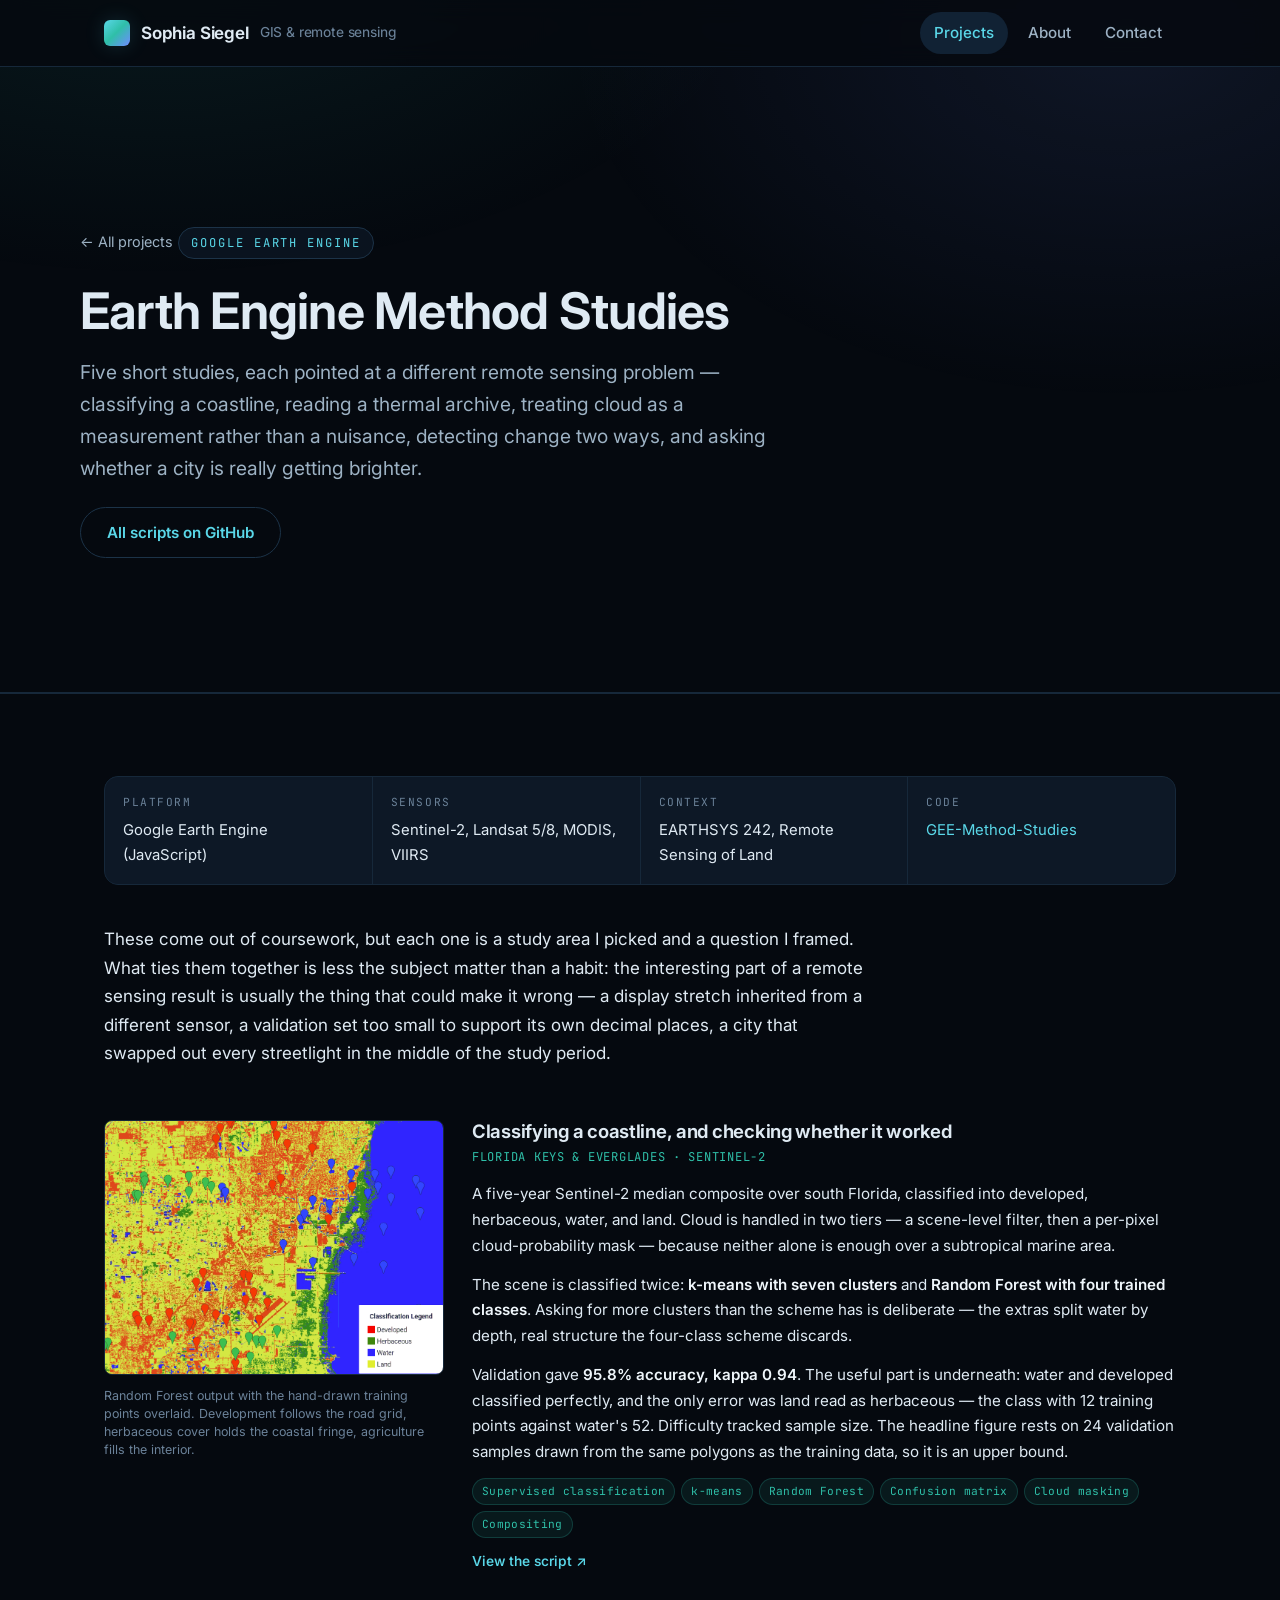
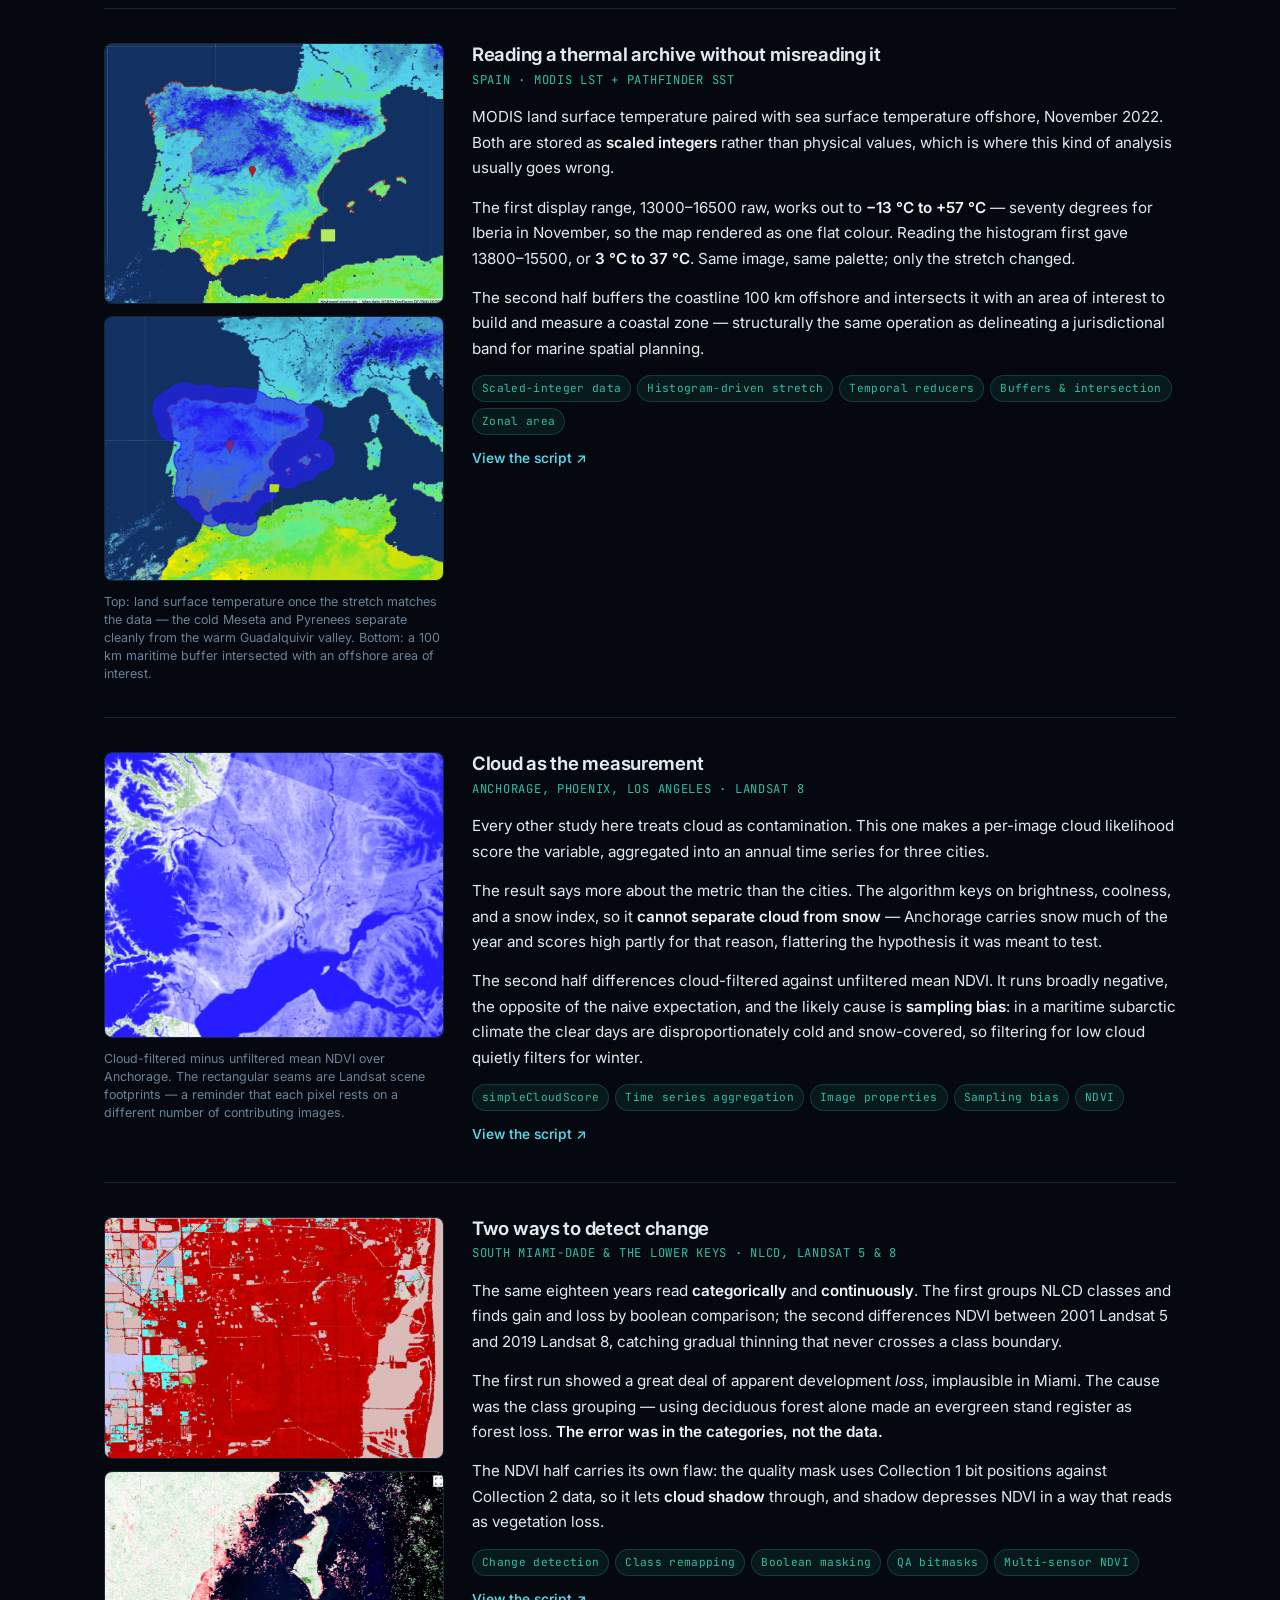
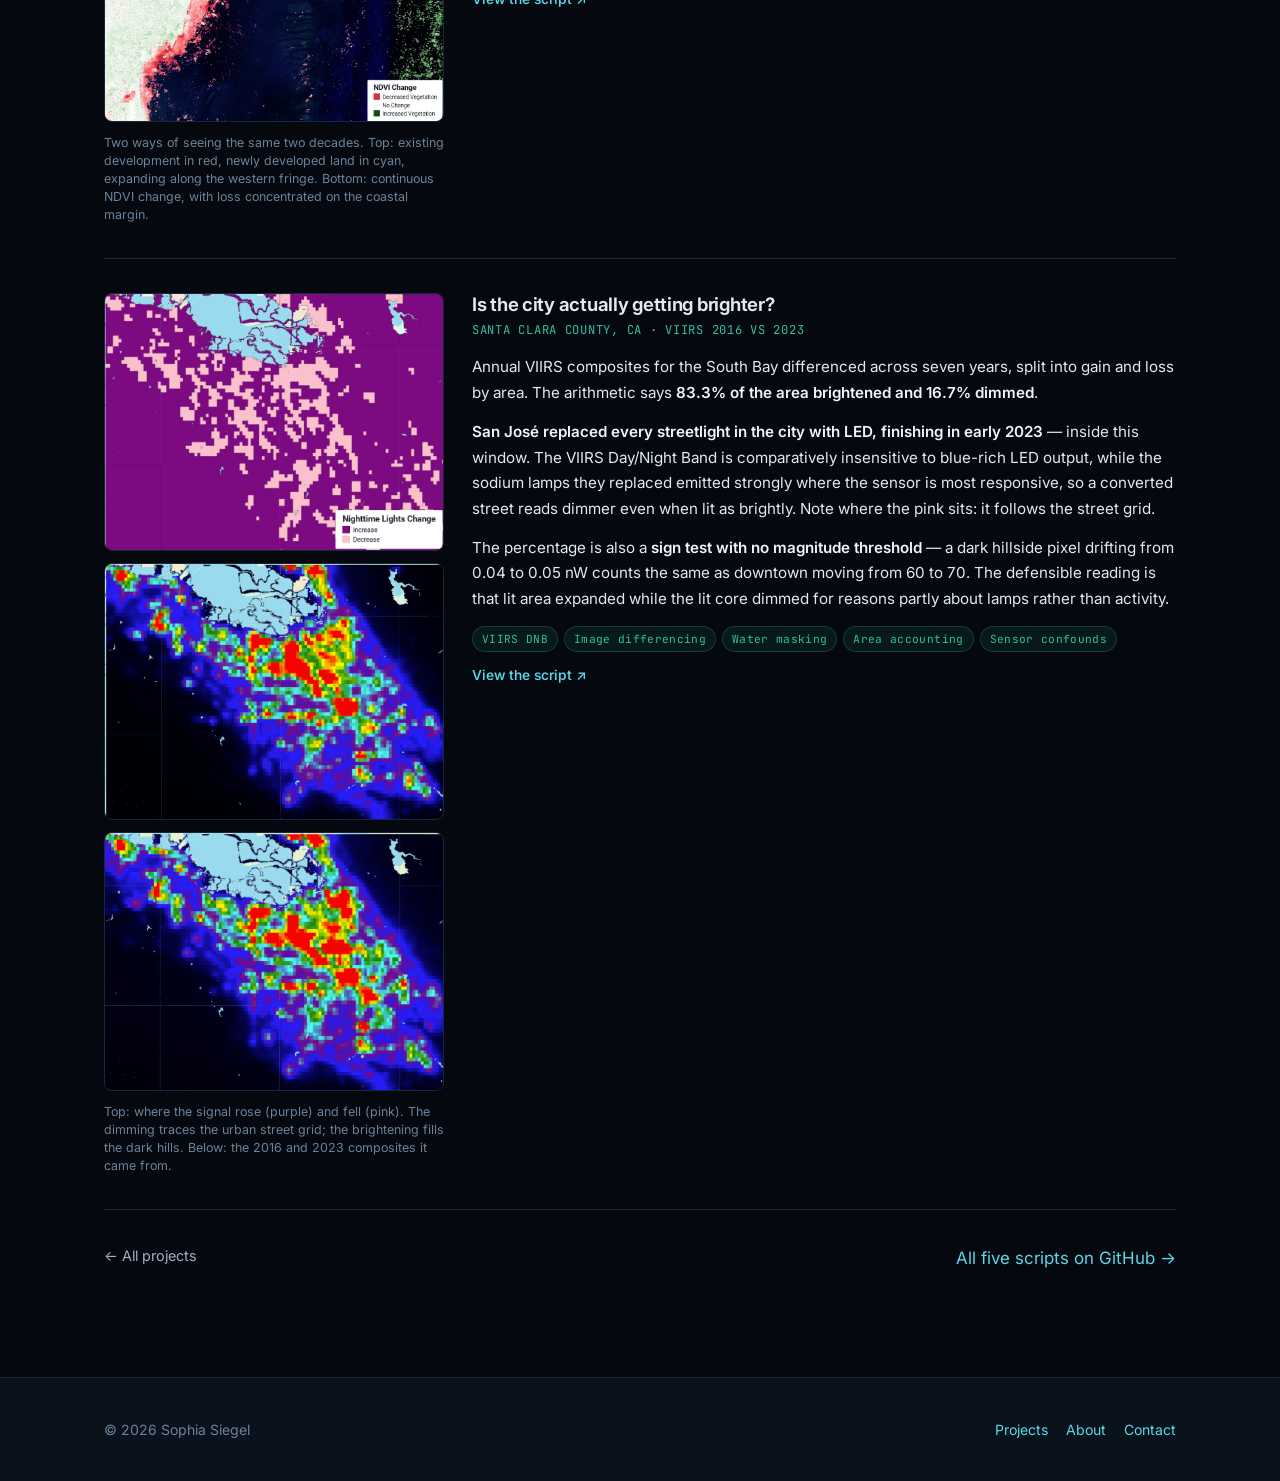
<file: projects/earth-engine-method-studies.html>
<!DOCTYPE html>
<html lang="en">
<head>
<meta charset="utf-8">
<meta name="viewport" content="width=device-width, initial-scale=1">
<title>Earth Engine Method Studies — Sophia Siegel</title>
<meta name="description" content="Five Google Earth Engine method studies: classification and accuracy assessment, thermal data, cloud climatology, land cover change, and nighttime lights.">
<link rel="preconnect" href="https://fonts.googleapis.com">
<link rel="preconnect" href="https://fonts.gstatic.com" crossorigin>
<link href="https://fonts.googleapis.com/css2?family=Inter:wght@400;500;600;700&family=JetBrains+Mono:wght@400;500&display=swap" rel="stylesheet">
<link rel="stylesheet" href="../assets/css/style.css">
</head>
<body>
<a class="skip" href="#main">Skip to content</a>

<header class="site-header">
  <div class="wrap nav">
    <a class="brand" href="../index.html">
      <span class="brand-mark" aria-hidden="true"></span>
      Sophia Siegel <span class="brand-sub">GIS &amp; remote sensing</span>
    </a>
    <nav aria-label="Primary">
      <ul class="nav-links">
        <li><a href="../index.html#projects" aria-current="page">Projects</a></li>
        <li><a href="../about.html">About</a></li>
        <li><a href="../index.html#contact">Contact</a></li>
      </ul>
    </nav>
  </div>
</header>

<main id="main">

  <section class="hero">
    <div class="wrap hero-inner compact">
      <a class="back-link" href="../index.html#projects">All projects</a>
      <span class="eyebrow">Google Earth Engine</span>
      <h1>Earth Engine Method Studies</h1>
      <p class="lede">
        Five short studies, each pointed at a different remote sensing problem — classifying a
        coastline, reading a thermal archive, treating cloud as a measurement rather than a
        nuisance, detecting change two ways, and asking whether a city is really getting brighter.
      </p>
      <a class="btn ghost" href="https://github.com/sophiaesiegel/GEE-Method-Studies" target="_blank" rel="noopener">
        All scripts on GitHub
      </a>
    </div>
  </section>

  <section>
    <div class="wrap">

      <dl class="meta">
        <div><dt>Platform</dt><dd>Google Earth Engine (JavaScript)</dd></div>
        <div><dt>Sensors</dt><dd>Sentinel-2, Landsat 5/8, MODIS, VIIRS</dd></div>
        <div><dt>Context</dt><dd>EARTHSYS 242, Remote Sensing of Land</dd></div>
        <div><dt>Code</dt><dd><a href="https://github.com/sophiaesiegel/GEE-Method-Studies" target="_blank" rel="noopener">GEE-Method-Studies</a></dd></div>
      </dl>

      <div class="prose">
        <p>
          These come out of coursework, but each one is a study area I picked and a question I
          framed. What ties them together is less the subject matter than a habit: the interesting
          part of a remote sensing result is usually the thing that could make it wrong — a display
          stretch inherited from a different sensor, a validation set too small to support its own
          decimal places, a city that swapped out every streetlight in the middle of the study period.
        </p>
      </div>

      <!-- ============================ 1 ============================ -->
      <div class="study">
        <figure class="study-media">
          <img src="../assets/img/gee-keys-classification.png"
               alt="Random Forest land cover classification of south Florida showing developed, herbaceous, water and land classes with training points overlaid"
               data-slot data-slot-label="Classification">
          <figcaption>
            Random Forest output with the hand-drawn training points overlaid. Development follows
            the road grid, herbaceous cover holds the coastal fringe, agriculture fills the interior.
          </figcaption>
        </figure>
        <div class="study-body">
          <h3>Classifying a coastline, and checking whether it worked</h3>
          <p class="where">Florida Keys &amp; Everglades · Sentinel-2</p>
          <p>
            A five-year Sentinel-2 median composite over south Florida, classified into developed,
            herbaceous, water, and land. Cloud is handled in two tiers — a scene-level filter, then a
            per-pixel cloud-probability mask — because neither alone is enough over a subtropical
            marine area.
          </p>
          <p>
            The scene is classified twice: <b>k-means with seven clusters</b> and <b>Random Forest
            with four trained classes</b>. Asking for more clusters than the scheme has is
            deliberate — the extras split water by depth, real structure the four-class scheme
            discards.
          </p>
          <p>
            Validation gave <b>95.8% accuracy, kappa 0.94</b>. The useful part is underneath: water
            and developed classified perfectly, and the only error was land read as herbaceous — the
            class with 12 training points against water's 52. Difficulty tracked sample size. The
            headline figure rests on 24 validation samples drawn from the same polygons as the
            training data, so it is an upper bound.
          </p>
          <ul class="study-skills">
            <li>Supervised classification</li><li>k-means</li><li>Random Forest</li>
            <li>Confusion matrix</li><li>Cloud masking</li><li>Compositing</li>
          </ul>
          <a class="study-link" href="https://github.com/sophiaesiegel/GEE-Method-Studies/blob/main/scripts/florida-keys-classification.js" target="_blank" rel="noopener">View the script</a>
        </div>
      </div>

      <!-- ============================ 2 ============================ -->
      <div class="study">
        <figure class="study-media">
          <img src="../assets/img/gee-spain-lst.png"
               alt="MODIS land surface temperature over Spain after adjusting the display stretch, showing cold interior plateau and warm Guadalquivir valley"
               data-slot data-slot-label="LST, corrected stretch">
          <img src="../assets/img/gee-spain-buffer.png"
               alt="Spain with a 100 km offshore buffer intersected with an offshore region of interest"
               data-slot data-slot-label="Coastal buffer">
          <figcaption>
            Top: land surface temperature once the stretch matches the data — the cold Meseta and
            Pyrenees separate cleanly from the warm Guadalquivir valley. Bottom: a 100 km maritime
            buffer intersected with an offshore area of interest.
          </figcaption>
        </figure>
        <div class="study-body">
          <h3>Reading a thermal archive without misreading it</h3>
          <p class="where">Spain · MODIS LST + Pathfinder SST</p>
          <p>
            MODIS land surface temperature paired with sea surface temperature offshore, November
            2022. Both are stored as <b>scaled integers</b> rather than physical values, which is
            where this kind of analysis usually goes wrong.
          </p>
          <p>
            The first display range, 13000–16500 raw, works out to <b>−13 °C to +57 °C</b> — seventy
            degrees for Iberia in November, so the map rendered as one flat colour. Reading the
            histogram first gave 13800–15500, or <b>3 °C to 37 °C</b>. Same image, same palette; only
            the stretch changed.
          </p>
          <p>
            The second half buffers the coastline 100 km offshore and intersects it with an area of
            interest to build and measure a coastal zone — structurally the same operation as
            delineating a jurisdictional band for marine spatial planning.
          </p>
          <ul class="study-skills">
            <li>Scaled-integer data</li><li>Histogram-driven stretch</li>
            <li>Temporal reducers</li><li>Buffers &amp; intersection</li><li>Zonal area</li>
          </ul>
          <a class="study-link" href="https://github.com/sophiaesiegel/GEE-Method-Studies/blob/main/scripts/spain-lst-sst.js" target="_blank" rel="noopener">View the script</a>
        </div>
      </div>

      <!-- ============================ 3 ============================ -->
      <div class="study">
        <figure class="study-media">
          <img src="../assets/img/gee-cloud-ndvi-diff.png"
               alt="Difference between cloud-filtered and unfiltered mean NDVI over Anchorage, broadly negative"
               data-slot data-slot-label="NDVI difference">
          <figcaption>
            Cloud-filtered minus unfiltered mean NDVI over Anchorage. The rectangular seams are
            Landsat scene footprints — a reminder that each pixel rests on a different number of
            contributing images.
          </figcaption>
        </figure>
        <div class="study-body">
          <h3>Cloud as the measurement</h3>
          <p class="where">Anchorage, Phoenix, Los Angeles · Landsat 8</p>
          <p>
            Every other study here treats cloud as contamination. This one makes a per-image cloud
            likelihood score the variable, aggregated into an annual time series for three cities.
          </p>
          <p>
            The result says more about the metric than the cities. The algorithm keys on brightness,
            coolness, and a snow index, so it <b>cannot separate cloud from snow</b> — Anchorage
            carries snow much of the year and scores high partly for that reason, flattering the
            hypothesis it was meant to test.
          </p>
          <p>
            The second half differences cloud-filtered against unfiltered mean NDVI. It runs broadly
            negative, the opposite of the naive expectation, and the likely cause is <b>sampling
            bias</b>: in a maritime subarctic climate the clear days are disproportionately cold and
            snow-covered, so filtering for low cloud quietly filters for winter.
          </p>
          <ul class="study-skills">
            <li>simpleCloudScore</li><li>Time series aggregation</li>
            <li>Image properties</li><li>Sampling bias</li><li>NDVI</li>
          </ul>
          <a class="study-link" href="https://github.com/sophiaesiegel/GEE-Method-Studies/blob/main/scripts/cloud-climatology.js" target="_blank" rel="noopener">View the script</a>
        </div>
      </div>

      <!-- ============================ 4 ============================ -->
      <div class="study">
        <figure class="study-media">
          <img src="../assets/img/gee-florida-developed-gain.png"
               alt="NLCD developed classes in red with newly developed areas in cyan across Miami-Dade"
               data-slot data-slot-label="Developed gain">
          <img src="../assets/img/gee-florida-ndvi-change.png"
               alt="NDVI change 2001 to 2019 with vegetation loss in red along the coastal margin"
               data-slot data-slot-label="NDVI change">
          <figcaption>
            Two ways of seeing the same two decades. Top: existing development in red, newly
            developed land in cyan, expanding along the western fringe. Bottom: continuous NDVI
            change, with loss concentrated on the coastal margin.
          </figcaption>
        </figure>
        <div class="study-body">
          <h3>Two ways to detect change</h3>
          <p class="where">South Miami-Dade &amp; the Lower Keys · NLCD, Landsat 5 &amp; 8</p>
          <p>
            The same eighteen years read <b>categorically</b> and <b>continuously</b>. The first
            groups NLCD classes and finds gain and loss by boolean comparison; the second differences
            NDVI between 2001 Landsat 5 and 2019 Landsat 8, catching gradual thinning that never
            crosses a class boundary.
          </p>
          <p>
            The first run showed a great deal of apparent development <em>loss</em>, implausible in
            Miami. The cause was the class grouping — using deciduous forest alone made an evergreen
            stand register as forest loss. <b>The error was in the categories, not the data.</b>
          </p>
          <p>
            The NDVI half carries its own flaw: the quality mask uses Collection 1 bit positions
            against Collection 2 data, so it lets <b>cloud shadow</b> through, and shadow depresses
            NDVI in a way that reads as vegetation loss.
          </p>
          <ul class="study-skills">
            <li>Change detection</li><li>Class remapping</li><li>Boolean masking</li>
            <li>QA bitmasks</li><li>Multi-sensor NDVI</li>
          </ul>
          <a class="study-link" href="https://github.com/sophiaesiegel/GEE-Method-Studies/blob/main/scripts/south-florida-lulc-change.js" target="_blank" rel="noopener">View the script</a>
        </div>
      </div>

      <!-- ============================ 5 ============================ -->
      <div class="study">
        <figure class="study-media">
          <img src="../assets/img/gee-lights-change.png"
               alt="Nighttime lights change map with increase in purple and decrease in pink, decrease concentrated over the urban grid"
               data-slot data-slot-label="Change, 2016–2023">
          <img src="../assets/img/gee-lights-2016.png"
               alt="VIIRS nighttime lights over Santa Clara County in 2016"
               data-slot data-slot-label="2016">
          <img src="../assets/img/gee-lights-2023.png"
               alt="VIIRS nighttime lights over Santa Clara County in 2023"
               data-slot data-slot-label="2023">
          <figcaption>
            Top: where the signal rose (purple) and fell (pink). The dimming traces the urban street
            grid; the brightening fills the dark hills. Below: the 2016 and 2023 composites it came from.
          </figcaption>
        </figure>
        <div class="study-body">
          <h3>Is the city actually getting brighter?</h3>
          <p class="where">Santa Clara County, CA · VIIRS 2016 vs 2023</p>
          <p>
            Annual VIIRS composites for the South Bay differenced across seven years, split into gain
            and loss by area. The arithmetic says <b>83.3% of the area brightened and 16.7% dimmed</b>.
          </p>
          <p>
            <b>San José replaced every streetlight in the city with LED, finishing in early 2023</b> —
            inside this window. The VIIRS Day/Night Band is comparatively insensitive to blue-rich LED
            output, while the sodium lamps they replaced emitted strongly where the sensor is most
            responsive, so a converted street reads dimmer even when lit as brightly. Note where the
            pink sits: it follows the street grid.
          </p>
          <p>
            The percentage is also a <b>sign test with no magnitude threshold</b> — a dark hillside
            pixel drifting from 0.04 to 0.05 nW counts the same as downtown moving from 60 to 70. The
            defensible reading is that lit area expanded while the lit core dimmed for reasons partly
            about lamps rather than activity.
          </p>
          <ul class="study-skills">
            <li>VIIRS DNB</li><li>Image differencing</li><li>Water masking</li>
            <li>Area accounting</li><li>Sensor confounds</li>
          </ul>
          <a class="study-link" href="https://github.com/sophiaesiegel/GEE-Method-Studies/blob/main/scripts/south-bay-nighttime-lights.js" target="_blank" rel="noopener">View the script</a>
        </div>
      </div>

      <div class="pager">
        <a class="back-link" href="../index.html#projects">All projects</a>
        <a href="https://github.com/sophiaesiegel/GEE-Method-Studies" target="_blank" rel="noopener">All five scripts on GitHub →</a>
      </div>

    </div>
  </section>

</main>

<footer class="site-footer">
  <div class="wrap footer-inner">
    <span>© 2026 Sophia Siegel</span>
    <div class="footer-links">
      <a href="../index.html#projects">Projects</a>
      <a href="../about.html">About</a>
      <a href="../index.html#contact">Contact</a>
    </div>
  </div>
</footer>

<script src="../assets/js/main.js"></script>
</body>
</html>
</file>
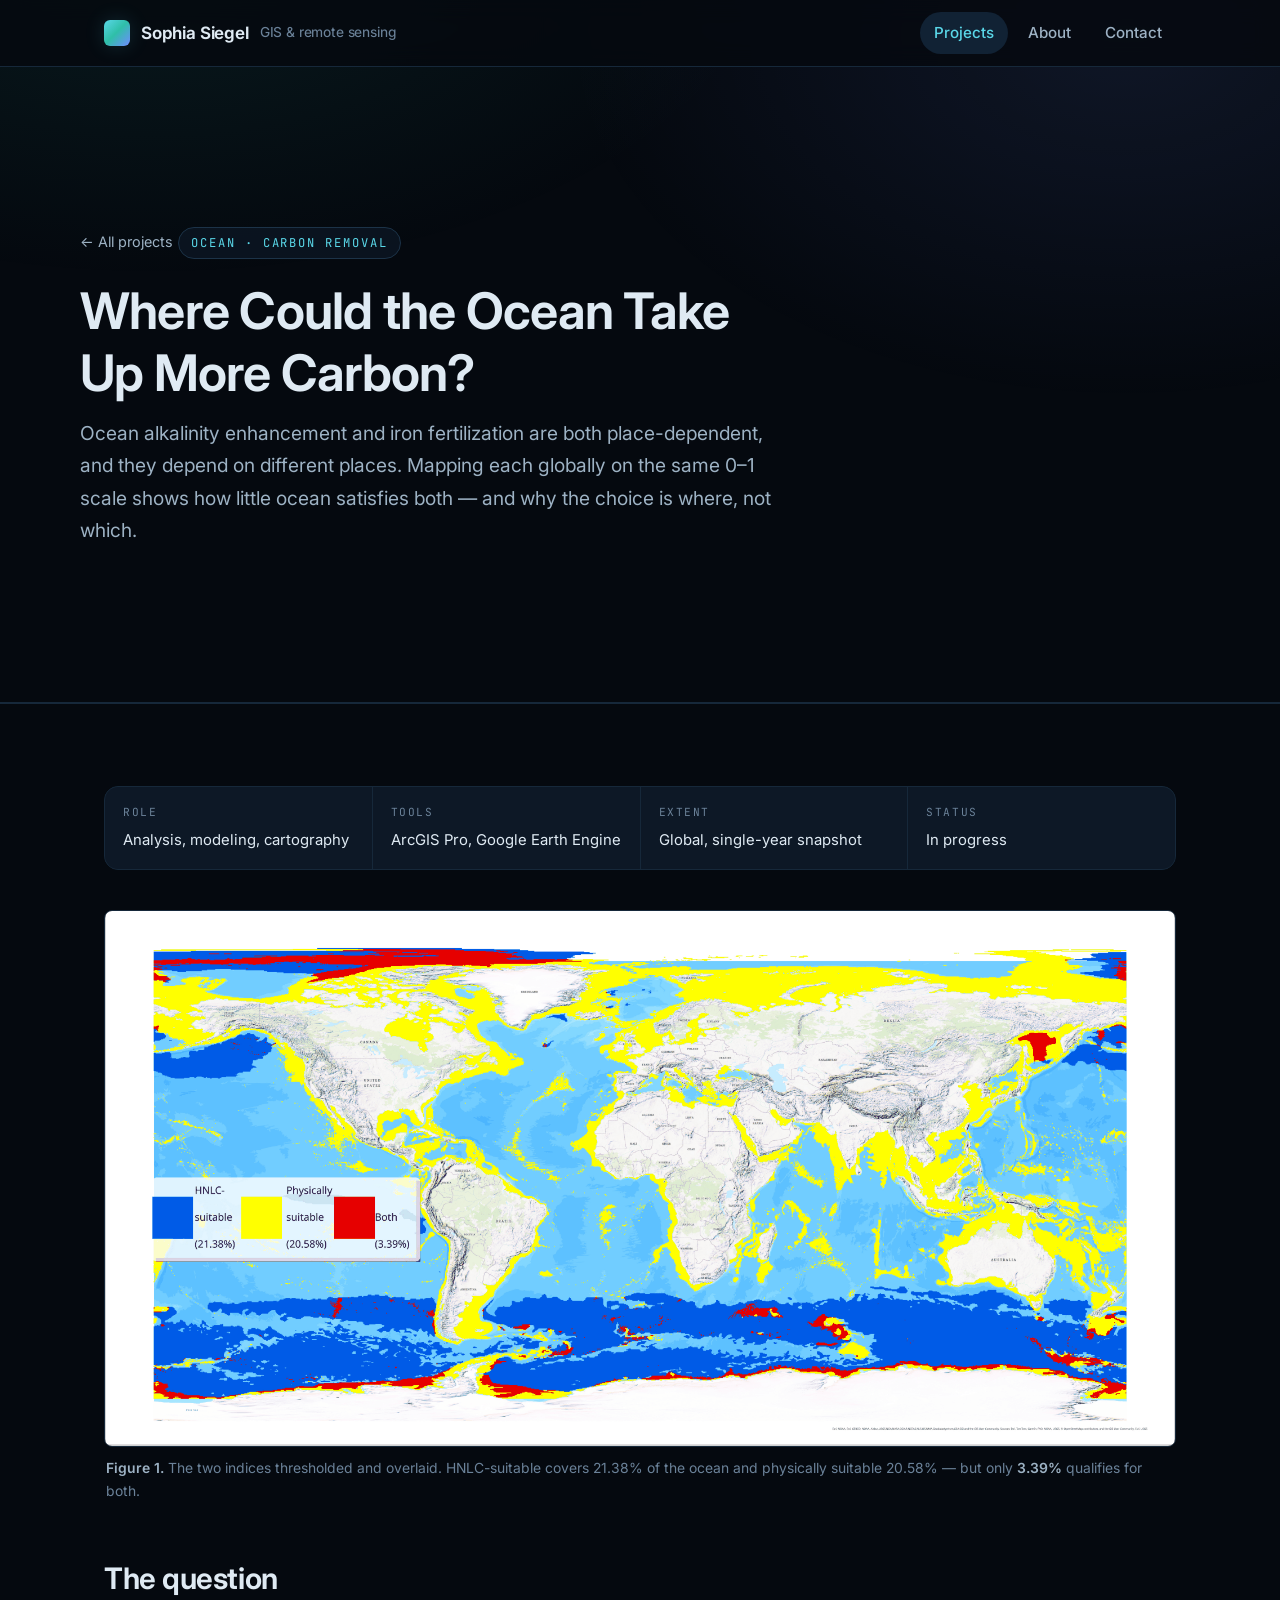
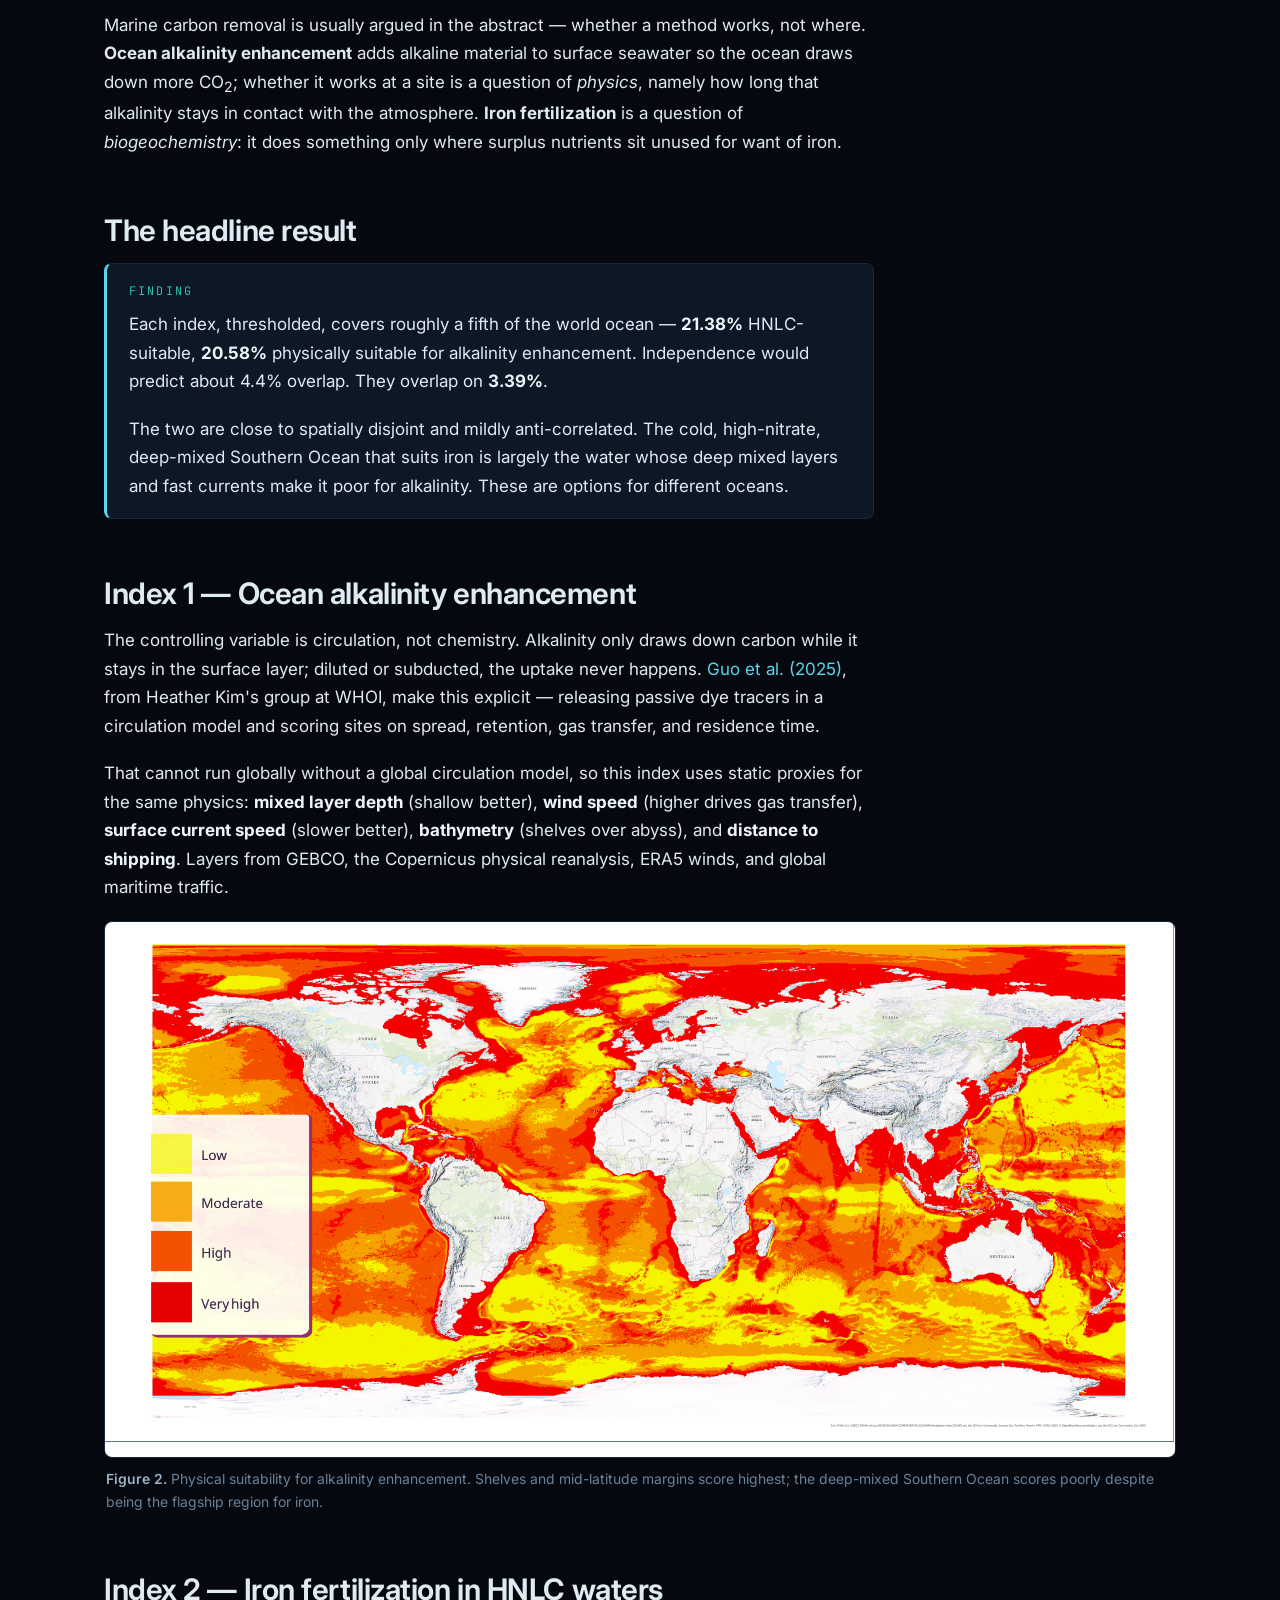
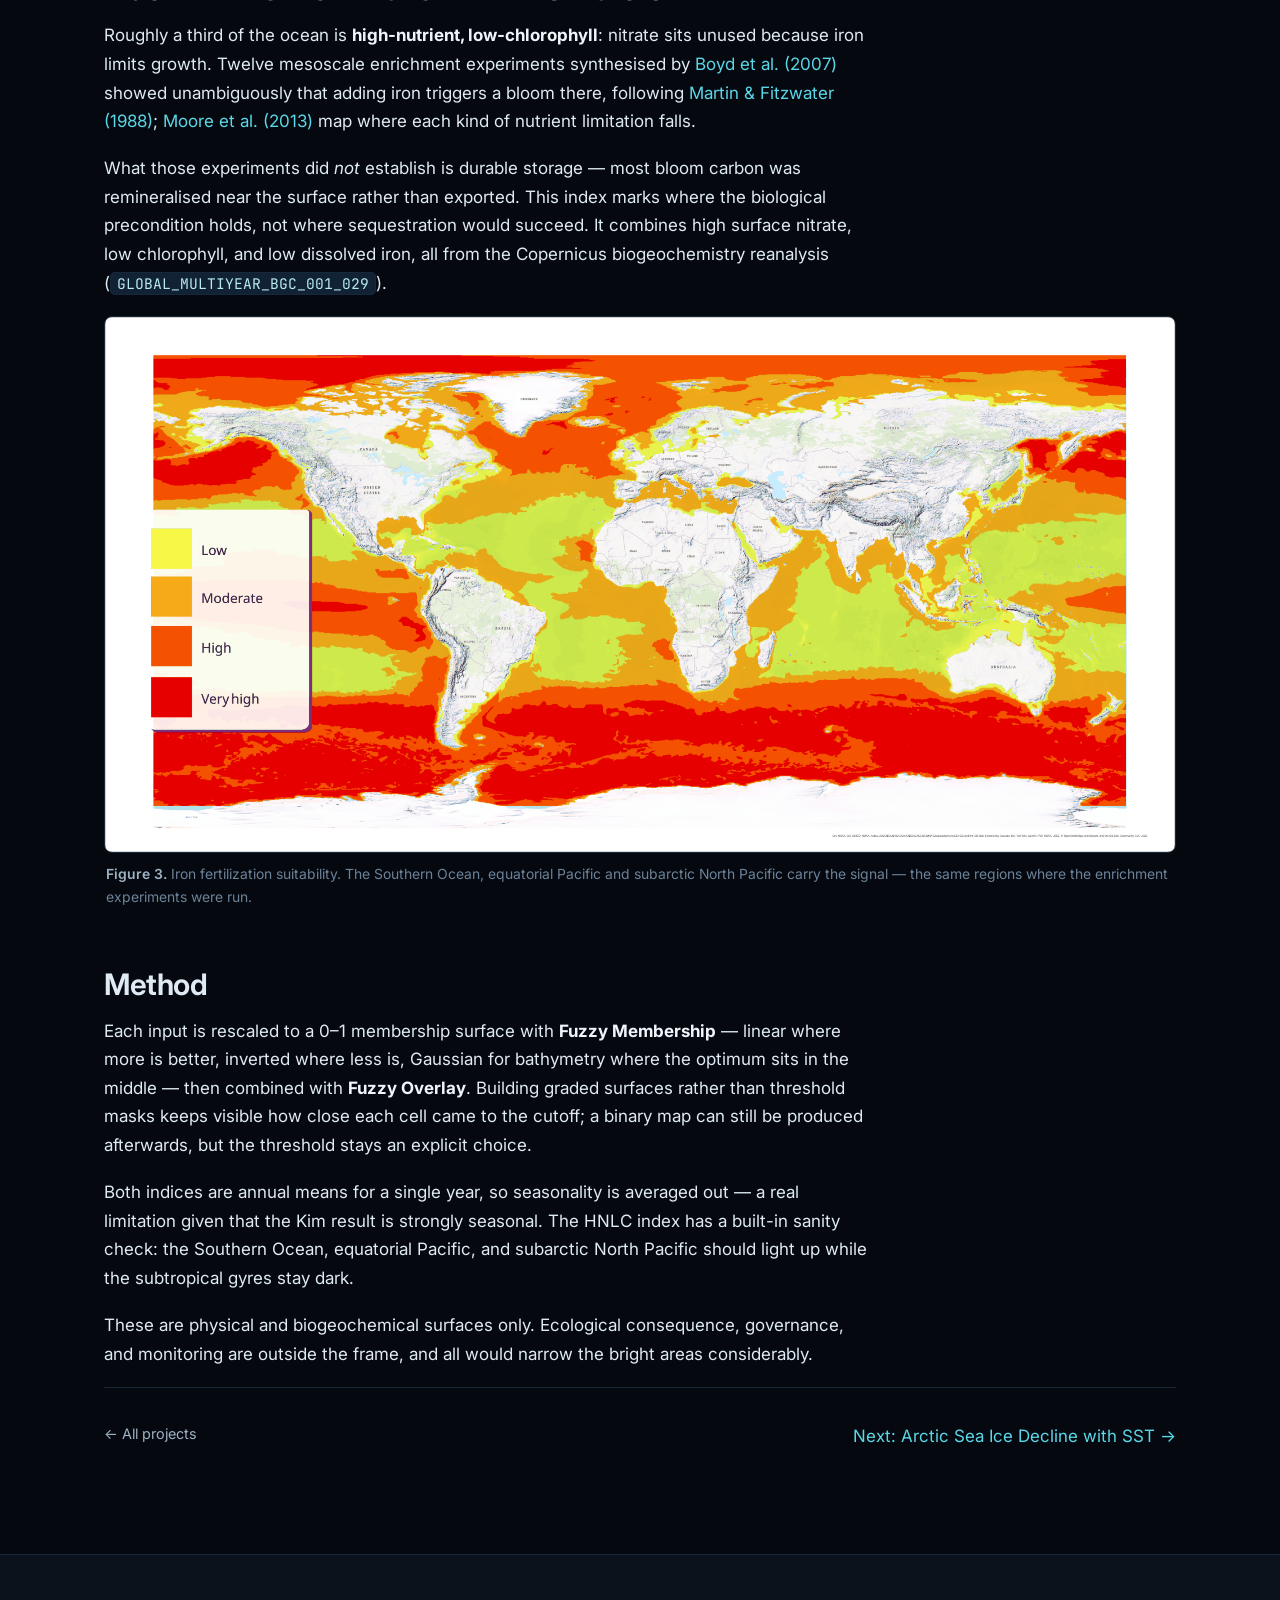
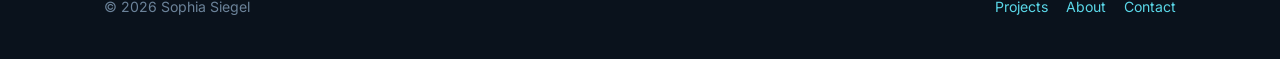
<file: projects/ocean-cdr-suitability.html>
<!DOCTYPE html>
<html lang="en">
<head>
<meta charset="utf-8">
<meta name="viewport" content="width=device-width, initial-scale=1">
<title>Where Could the Ocean Take Up More Carbon? — Sophia Siegel</title>
<meta name="description" content="Global site-suitability mapping for ocean alkalinity enhancement, compared against iron fertilization in HNLC waters.">
<link rel="preconnect" href="https://fonts.googleapis.com">
<link rel="preconnect" href="https://fonts.gstatic.com" crossorigin>
<link href="https://fonts.googleapis.com/css2?family=Inter:wght@400;500;600;700&family=JetBrains+Mono:wght@400;500&display=swap" rel="stylesheet">
<link rel="stylesheet" href="../assets/css/style.css">
</head>
<body>
<a class="skip" href="#main">Skip to content</a>

<header class="site-header">
  <div class="wrap nav">
    <a class="brand" href="../index.html">
      <span class="brand-mark" aria-hidden="true"></span>
      Sophia Siegel <span class="brand-sub">GIS &amp; remote sensing</span>
    </a>
    <nav aria-label="Primary">
      <ul class="nav-links">
        <li><a href="../index.html#projects" aria-current="page">Projects</a></li>
        <li><a href="../about.html">About</a></li>
        <li><a href="../index.html#contact">Contact</a></li>
      </ul>
    </nav>
  </div>
</header>

<main id="main">

  <section class="hero">
    <div class="wrap hero-inner compact">
      <a class="back-link" href="../index.html#projects">All projects</a>
      <span class="eyebrow">Ocean · Carbon removal</span>
      <h1>Where Could the Ocean Take Up More Carbon?</h1>
      <p class="lede">
        Ocean alkalinity enhancement and iron fertilization are both place-dependent, and they
        depend on different places. Mapping each globally on the same 0–1 scale shows how little
        ocean satisfies both — and why the choice is where, not which.
      </p>
    </div>
  </section>

  <section>
    <div class="wrap">

      <dl class="meta">
        <div><dt>Role</dt><dd>Analysis, modeling, cartography</dd></div>
        <div><dt>Tools</dt><dd>ArcGIS Pro, Google Earth Engine</dd></div>
        <div><dt>Extent</dt><dd>Global, single-year snapshot</dd></div>
        <div><dt>Status</dt><dd>In progress</dd></div>
      </dl>

      <figure class="fig">
        <img src="../assets/img/ocean-cdr-comparison.png"
             alt="Global map comparing HNLC-suitable, physically suitable, and jointly suitable ocean areas"
             data-slot data-slot-label="Comparison">
        <figcaption>
          <b>Figure 1.</b> The two indices thresholded and overlaid. HNLC-suitable covers 21.38%
          of the ocean and physically suitable 20.58% — but only <b>3.39%</b> qualifies for both.
        </figcaption>
      </figure>

      <div class="prose">

        <h2>The question</h2>
        <p>
          Marine carbon removal is usually argued in the abstract — whether a method works, not
          where. <b>Ocean alkalinity enhancement</b> adds alkaline material to surface seawater so
          the ocean draws down more CO<sub>2</sub>; whether it works at a site is a question of
          <em>physics</em>, namely how long that alkalinity stays in contact with the atmosphere.
          <b>Iron fertilization</b> is a question of <em>biogeochemistry</em>: it does something only
          where surplus nutrients sit unused for want of iron.
        </p>

        <h2>The headline result</h2>
        <div class="callout">
          <p class="kicker">Finding</p>
          <p>
            Each index, thresholded, covers roughly a fifth of the world ocean —
            <strong>21.38%</strong> HNLC-suitable, <strong>20.58%</strong> physically suitable for
            alkalinity enhancement. Independence would predict about 4.4% overlap. They overlap on
            <strong>3.39%</strong>.
          </p>
          <p>
            The two are close to spatially disjoint and mildly anti-correlated. The cold, high-nitrate,
            deep-mixed Southern Ocean that suits iron is largely the water whose deep mixed layers and
            fast currents make it poor for alkalinity. These are options for different oceans.
          </p>
        </div>

        <h2>Index 1 — Ocean alkalinity enhancement</h2>
        <p>
          The controlling variable is circulation, not chemistry. Alkalinity only draws down carbon
          while it stays in the surface layer; diluted or subducted, the uptake never happens.
          <a href="https://doi.org/10.1038/s43247-025-02480-1" target="_blank" rel="noopener">Guo et
          al. (2025)</a>, from Heather Kim's group at WHOI, make this explicit — releasing passive dye
          tracers in a circulation model and scoring sites on spread, retention, gas transfer, and
          residence time.
        </p>
        <p>
          That cannot run globally without a global circulation model, so this index uses static
          proxies for the same physics: <strong>mixed layer depth</strong> (shallow better),
          <strong>wind speed</strong> (higher drives gas transfer), <strong>surface current speed</strong>
          (slower better), <strong>bathymetry</strong> (shelves over abyss), and
          <strong>distance to shipping</strong>. Layers from GEBCO, the Copernicus physical reanalysis,
          ERA5 winds, and global maritime traffic.
        </p>

        <figure class="fig fig-wide">
          <img src="../assets/img/ocean-cdr-physical.png"
               alt="Global physical suitability index for ocean alkalinity enhancement"
               data-slot data-slot-label="OAE index">
          <figcaption>
            <b>Figure 2.</b> Physical suitability for alkalinity enhancement. Shelves and mid-latitude
            margins score highest; the deep-mixed Southern Ocean scores poorly despite being the
            flagship region for iron.
          </figcaption>
        </figure>

        <h2>Index 2 — Iron fertilization in HNLC waters</h2>
        <p>
          Roughly a third of the ocean is <strong>high-nutrient, low-chlorophyll</strong>: nitrate
          sits unused because iron limits growth. Twelve mesoscale enrichment experiments synthesised
          by <a href="https://doi.org/10.1126/science.1131669" target="_blank" rel="noopener">Boyd et
          al. (2007)</a> showed unambiguously that adding iron triggers a bloom there, following
          <a href="https://doi.org/10.1038/331341a0" target="_blank" rel="noopener">Martin &amp;
          Fitzwater (1988)</a>; <a href="https://doi.org/10.1038/ngeo1765" target="_blank" rel="noopener">Moore
          et al. (2013)</a> map where each kind of nutrient limitation falls.
        </p>
        <p>
          What those experiments did <em>not</em> establish is durable storage — most bloom carbon was
          remineralised near the surface rather than exported. This index marks where the biological
          precondition holds, not where sequestration would succeed. It combines high surface nitrate,
          low chlorophyll, and low dissolved iron, all from the Copernicus biogeochemistry reanalysis
          (<code>GLOBAL_MULTIYEAR_BGC_001_029</code>).
        </p>

        <figure class="fig fig-wide">
          <img src="../assets/img/ocean-cdr-layout.png"
               alt="Global HNLC iron fertilization suitability index"
               data-slot data-slot-label="HNLC index">
          <figcaption>
            <b>Figure 3.</b> Iron fertilization suitability. The Southern Ocean, equatorial Pacific
            and subarctic North Pacific carry the signal — the same regions where the enrichment
            experiments were run.
          </figcaption>
        </figure>

        <h2>Method</h2>
        <p>
          Each input is rescaled to a 0–1 membership surface with <strong>Fuzzy Membership</strong> —
          linear where more is better, inverted where less is, Gaussian for bathymetry where the
          optimum sits in the middle — then combined with <strong>Fuzzy Overlay</strong>. Building
          graded surfaces rather than threshold masks keeps visible how close each cell came to the
          cutoff; a binary map can still be produced afterwards, but the threshold stays an explicit
          choice.
        </p>
        <p>
          Both indices are annual means for a single year, so seasonality is averaged out — a real
          limitation given that the Kim result is strongly seasonal. The HNLC index has a built-in
          sanity check: the Southern Ocean, equatorial Pacific, and subarctic North Pacific should
          light up while the subtropical gyres stay dark.
        </p>
        <p>
          These are physical and biogeochemical surfaces only. Ecological consequence, governance, and
          monitoring are outside the frame, and all would narrow the bright areas considerably.
        </p>

      </div>

      <div class="pager">
        <a class="back-link" href="../index.html#projects">All projects</a>
        <a href="arctic-sst-sea-ice.html">Next: Arctic Sea Ice Decline with SST →</a>
      </div>

    </div>
  </section>

</main>

<footer class="site-footer">
  <div class="wrap footer-inner">
    <span>© 2026 Sophia Siegel</span>
    <div class="footer-links">
      <a href="../index.html#projects">Projects</a>
      <a href="../about.html">About</a>
      <a href="../index.html#contact">Contact</a>
    </div>
  </div>
</footer>

<script src="../assets/js/main.js"></script>
</body>
</html>
</file>
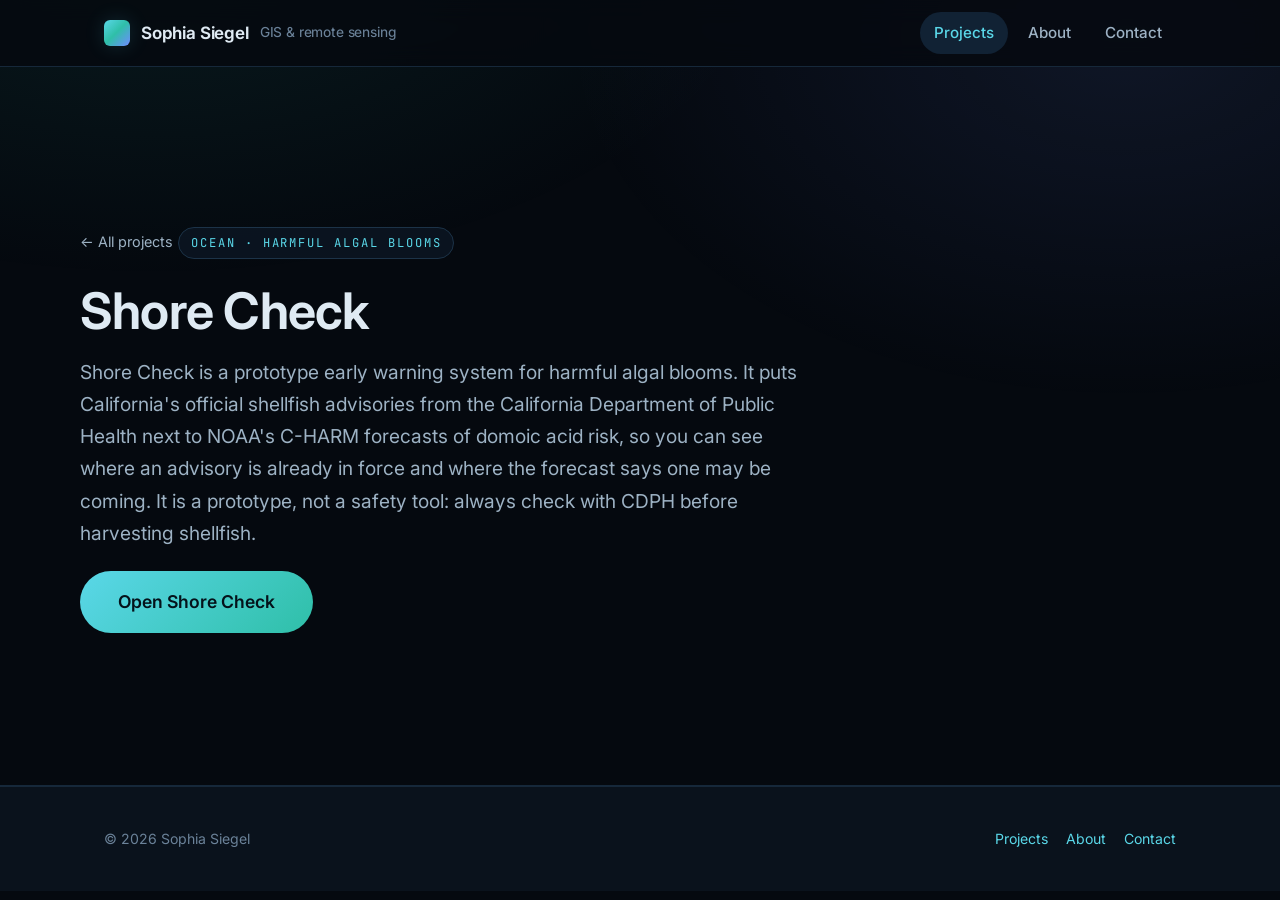
<file: projects/shore-check.html>
<!DOCTYPE html>
<html lang="en">
<head>
<meta charset="utf-8">
<meta name="viewport" content="width=device-width, initial-scale=1">
<title>Shore Check — Sophia Siegel</title>
<meta name="description" content="A prototype harmful algal bloom early warning system for California shellfish, combining official CDPH advisories with NOAA C-HARM domoic acid forecasts.">
<link rel="preconnect" href="https://fonts.googleapis.com">
<link rel="preconnect" href="https://fonts.gstatic.com" crossorigin>
<link href="https://fonts.googleapis.com/css2?family=Inter:wght@400;500;600;700&family=JetBrains+Mono:wght@400;500&display=swap" rel="stylesheet">
<link rel="stylesheet" href="../assets/css/style.css">
</head>
<body>
<a class="skip" href="#main">Skip to content</a>

<header class="site-header">
  <div class="wrap nav">
    <a class="brand" href="../index.html">
      <span class="brand-mark" aria-hidden="true"></span>
      Sophia Siegel <span class="brand-sub">GIS &amp; remote sensing</span>
    </a>
    <nav aria-label="Primary">
      <ul class="nav-links">
        <li><a href="../index.html#projects" aria-current="page">Projects</a></li>
        <li><a href="../about.html">About</a></li>
        <li><a href="../index.html#contact">Contact</a></li>
      </ul>
    </nav>
  </div>
</header>

<main id="main">

  <section class="hero">
    <div class="wrap hero-inner compact">
      <a class="back-link" href="../index.html#projects">All projects</a>
      <span class="eyebrow">Ocean · Harmful algal blooms</span>
      <h1>Shore Check</h1>
      <p class="lede">
        Shore Check is a prototype early warning system for harmful algal blooms. It puts
        California's official shellfish advisories from the California Department of Public
        Health next to NOAA's C-HARM forecasts of domoic acid risk, so you can see where an
        advisory is already in force and where the forecast says one may be coming. It is a
        prototype, not a safety tool: always check with CDPH before harvesting shellfish.
      </p>
      <p>
        <a class="btn" style="font-size:1.1rem; padding:16px 38px;"
           href="https://sophiaesiegel.github.io/shore-check/" target="_blank" rel="noopener">Open Shore Check</a>
      </p>
    </div>
  </section>

</main>

<footer class="site-footer">
  <div class="wrap footer-inner">
    <span>© 2026 Sophia Siegel</span>
    <div class="footer-links">
      <a href="../index.html#projects">Projects</a>
      <a href="../about.html">About</a>
      <a href="../index.html#contact">Contact</a>
    </div>
  </div>
</footer>

<script src="../assets/js/main.js"></script>
</body>
</html>
</file>
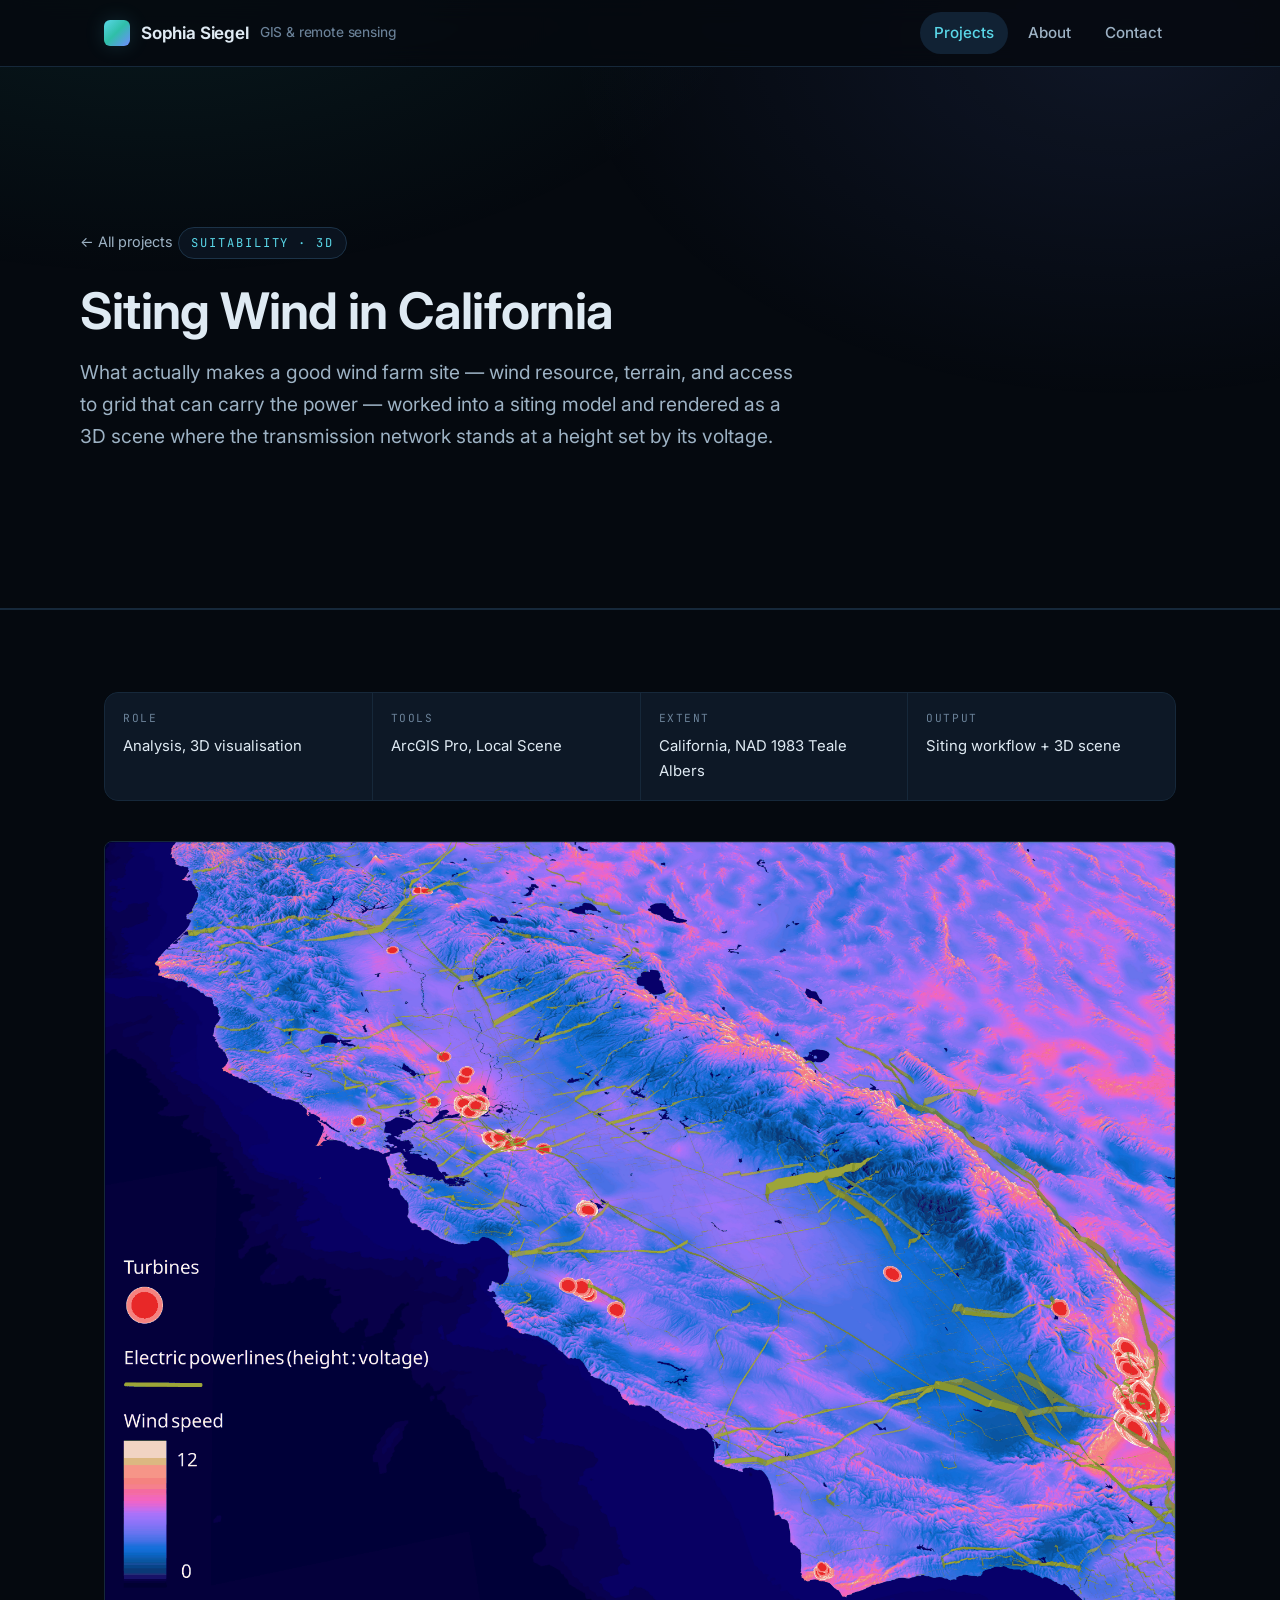
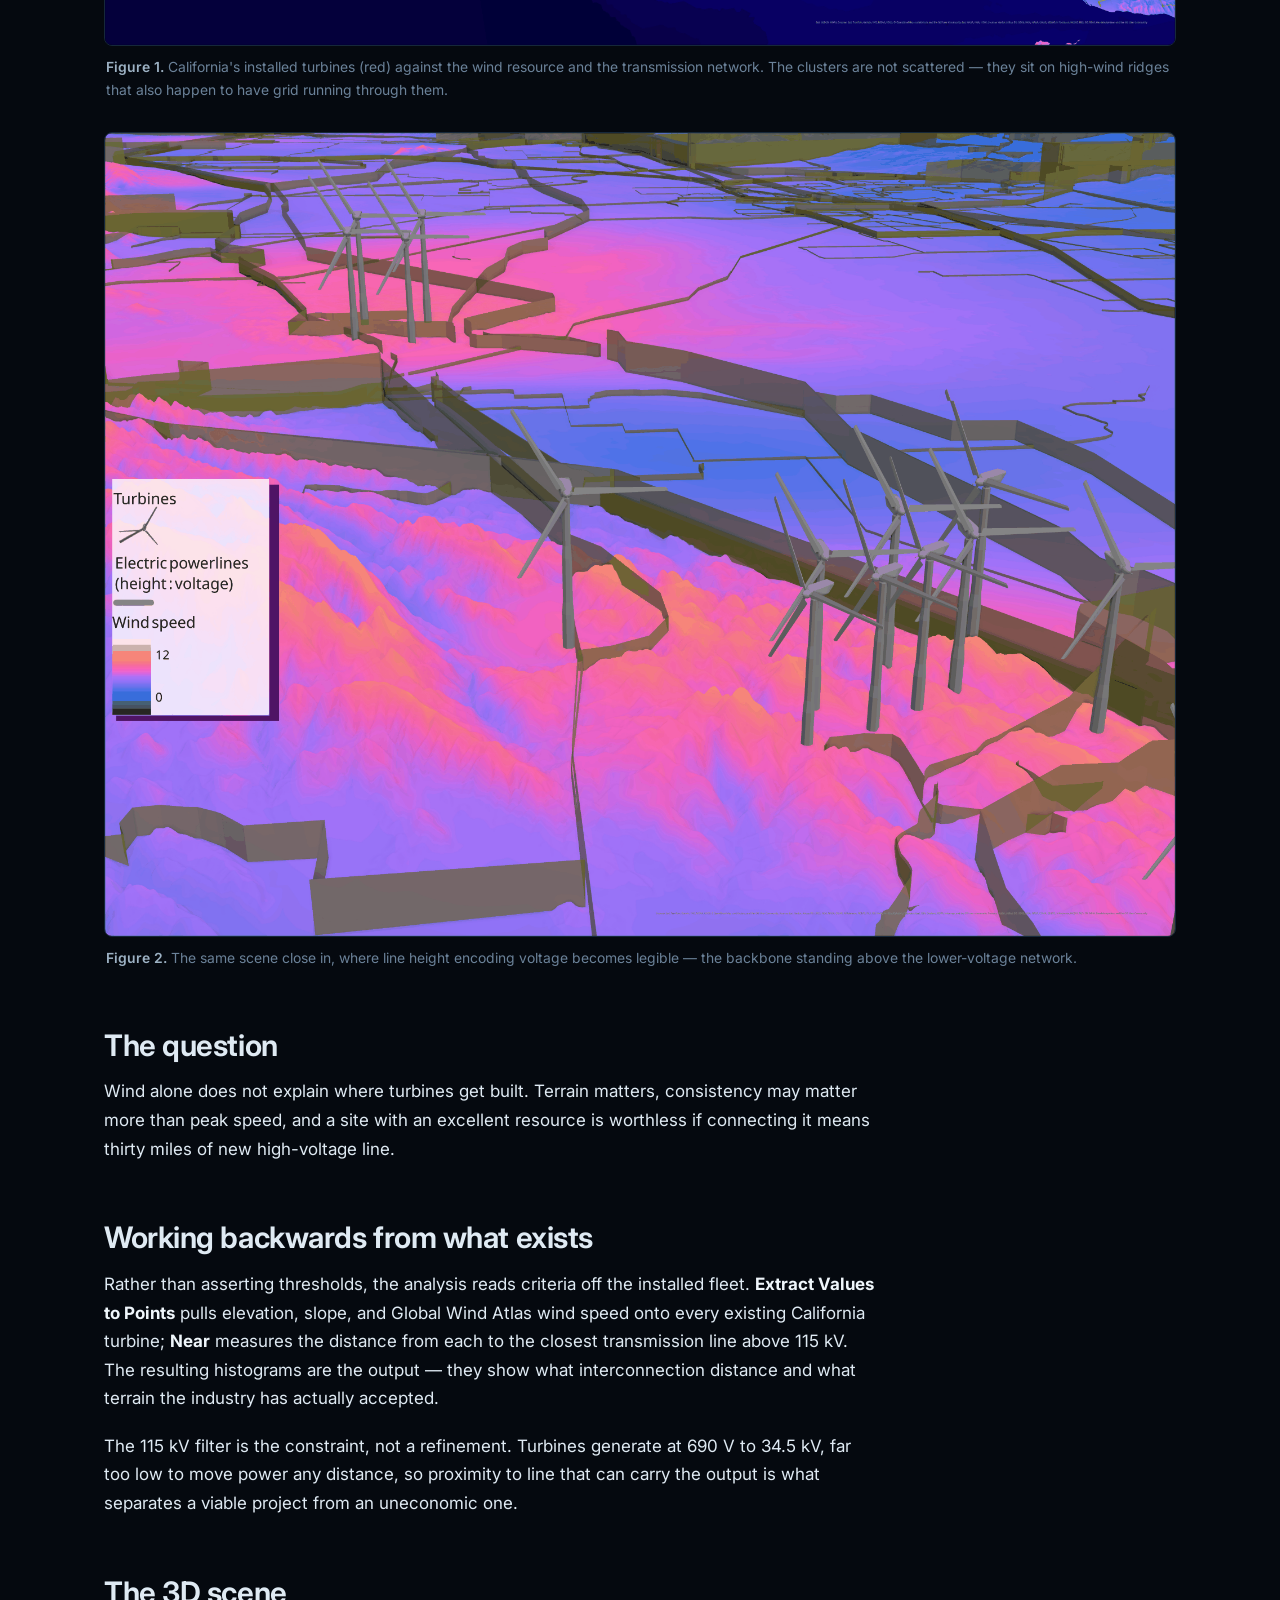
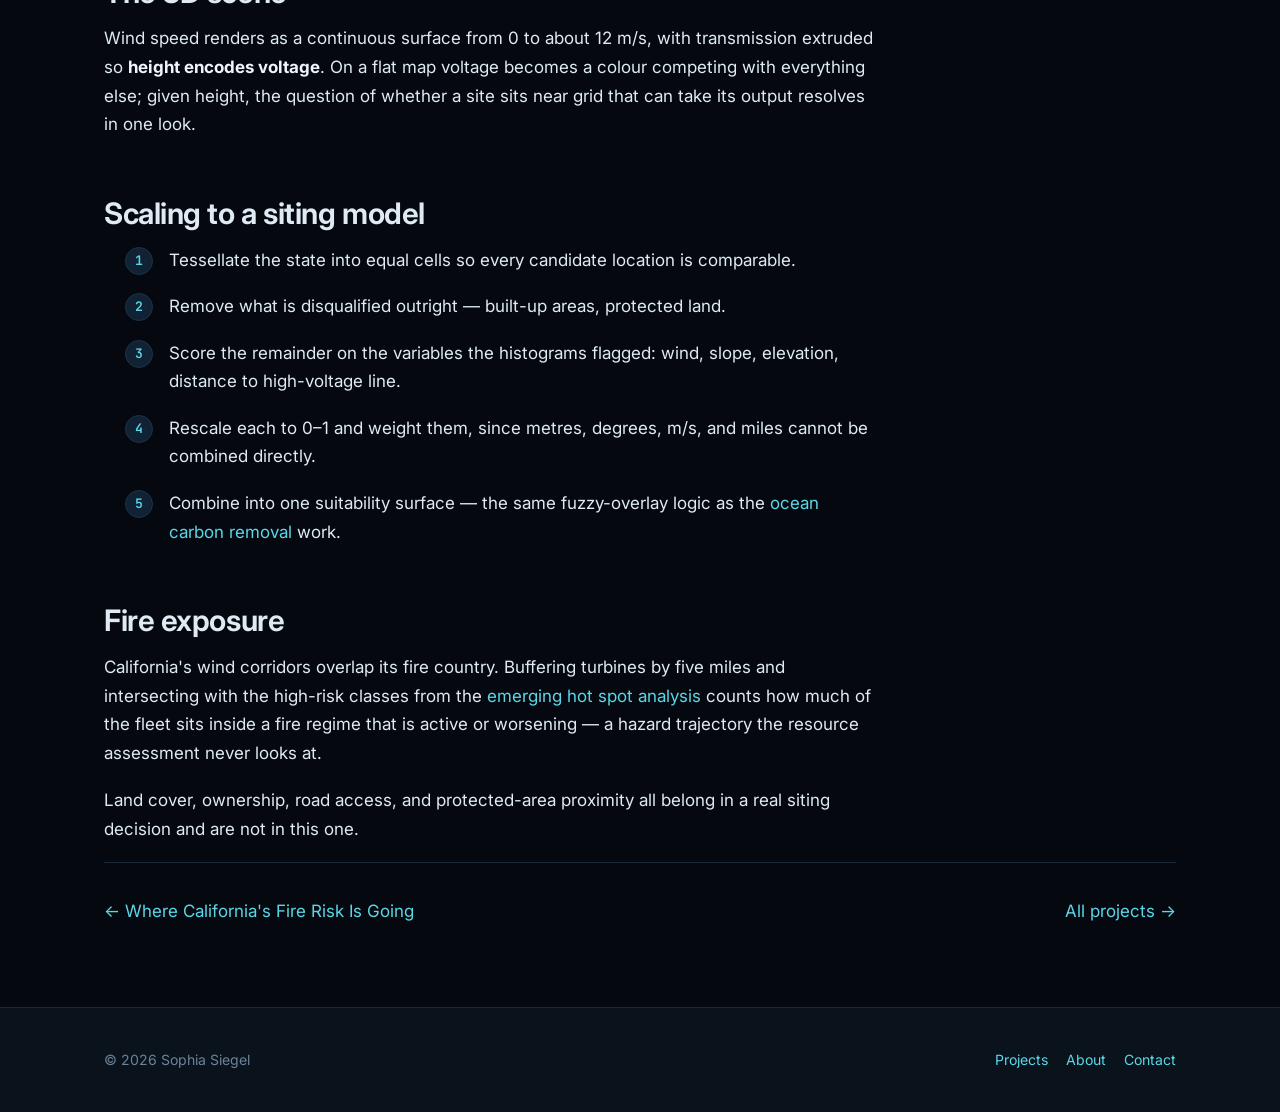
<file: projects/wind-farm-siting.html>
<!DOCTYPE html>
<html lang="en">
<head>
<meta charset="utf-8">
<meta name="viewport" content="width=device-width, initial-scale=1">
<title>Siting Wind in California — Sophia Siegel</title>
<meta name="description" content="Wind resource, terrain, and transmission access assembled into a site suitability workflow and rendered as a 3D scene.">
<link rel="preconnect" href="https://fonts.googleapis.com">
<link rel="preconnect" href="https://fonts.gstatic.com" crossorigin>
<link href="https://fonts.googleapis.com/css2?family=Inter:wght@400;500;600;700&family=JetBrains+Mono:wght@400;500&display=swap" rel="stylesheet">
<link rel="stylesheet" href="../assets/css/style.css">
</head>
<body>
<a class="skip" href="#main">Skip to content</a>

<header class="site-header">
  <div class="wrap nav">
    <a class="brand" href="../index.html">
      <span class="brand-mark" aria-hidden="true"></span>
      Sophia Siegel <span class="brand-sub">GIS &amp; remote sensing</span>
    </a>
    <nav aria-label="Primary">
      <ul class="nav-links">
        <li><a href="../index.html#projects" aria-current="page">Projects</a></li>
        <li><a href="../about.html">About</a></li>
        <li><a href="../index.html#contact">Contact</a></li>
      </ul>
    </nav>
  </div>
</header>

<main id="main">

  <section class="hero">
    <div class="wrap hero-inner compact">
      <a class="back-link" href="../index.html#projects">All projects</a>
      <span class="eyebrow">Suitability · 3D</span>
      <h1>Siting Wind in California</h1>
      <p class="lede">
        What actually makes a good wind farm site — wind resource, terrain, and access to grid
        that can carry the power — worked into a siting model and rendered as a 3D scene where
        the transmission network stands at a height set by its voltage.
      </p>
    </div>
  </section>

  <section>
    <div class="wrap">

      <dl class="meta">
        <div><dt>Role</dt><dd>Analysis, 3D visualisation</dd></div>
        <div><dt>Tools</dt><dd>ArcGIS Pro, Local Scene</dd></div>
        <div><dt>Extent</dt><dd>California, NAD 1983 Teale Albers</dd></div>
        <div><dt>Output</dt><dd>Siting workflow + 3D scene</dd></div>
      </dl>

      <figure class="fig">
        <img src="../assets/img/wind-siting-statewide.png"
             alt="Statewide 3D scene of California showing wind turbine clusters and transmission lines over a wind speed surface"
             data-slot data-slot-label="Statewide scene">
        <figcaption>
          <b>Figure 1.</b> California's installed turbines (red) against the wind resource and the
          transmission network. The clusters are not scattered — they sit on high-wind ridges that
          also happen to have grid running through them.
        </figcaption>
      </figure>

      <figure class="fig">
        <img src="../assets/img/wind-siting-layout.png"
             alt="Close-up 3D scene of wind turbines over a wind speed surface, with transmission lines extruded by voltage"
             data-slot data-slot-label="Detail scene">
        <figcaption>
          <b>Figure 2.</b> The same scene close in, where line height encoding voltage becomes
          legible — the backbone standing above the lower-voltage network.
        </figcaption>
      </figure>

      <div class="prose">

        <h2>The question</h2>
        <p>
          Wind alone does not explain where turbines get built. Terrain matters, consistency may
          matter more than peak speed, and a site with an excellent resource is worthless if
          connecting it means thirty miles of new high-voltage line.
        </p>

        <h2>Working backwards from what exists</h2>
        <p>
          Rather than asserting thresholds, the analysis reads criteria off the installed fleet.
          <strong>Extract Values to Points</strong> pulls elevation, slope, and Global Wind Atlas
          wind speed onto every existing California turbine; <strong>Near</strong> measures the
          distance from each to the closest transmission line above 115 kV. The resulting histograms
          are the output — they show what interconnection distance and what terrain the industry has
          actually accepted.
        </p>
        <p>
          The 115 kV filter is the constraint, not a refinement. Turbines generate at 690 V to
          34.5 kV, far too low to move power any distance, so proximity to line that can carry the
          output is what separates a viable project from an uneconomic one.
        </p>

        <h2>The 3D scene</h2>
        <p>
          Wind speed renders as a continuous surface from 0 to about 12 m/s, with transmission
          extruded so <strong>height encodes voltage</strong>. On a flat map voltage becomes a colour
          competing with everything else; given height, the question of whether a site sits near grid
          that can take its output resolves in one look.
        </p>

        <h2>Scaling to a siting model</h2>
        <ol class="steps">
          <li>Tessellate the state into equal cells so every candidate location is comparable.</li>
          <li>Remove what is disqualified outright — built-up areas, protected land.</li>
          <li>Score the remainder on the variables the histograms flagged: wind, slope, elevation, distance to high-voltage line.</li>
          <li>Rescale each to 0–1 and weight them, since metres, degrees, m/s, and miles cannot be combined directly.</li>
          <li>Combine into one suitability surface — the same fuzzy-overlay logic as the <a href="ocean-cdr-suitability.html">ocean carbon removal</a> work.</li>
        </ol>

        <h2>Fire exposure</h2>
        <p>
          California's wind corridors overlap its fire country. Buffering turbines by five miles and
          intersecting with the high-risk classes from the
          <a href="california-wildfire.html">emerging hot spot analysis</a> counts how much of the
          fleet sits inside a fire regime that is active or worsening — a hazard trajectory the
          resource assessment never looks at.
        </p>
        <p>
          Land cover, ownership, road access, and protected-area proximity all belong in a real
          siting decision and are not in this one.
        </p>

      </div>

      <div class="pager">
        <a href="california-wildfire.html">← Where California's Fire Risk Is Going</a>
        <a href="../index.html#projects">All projects →</a>
      </div>

    </div>
  </section>

</main>

<footer class="site-footer">
  <div class="wrap footer-inner">
    <span>© 2026 Sophia Siegel</span>
    <div class="footer-links">
      <a href="../index.html#projects">Projects</a>
      <a href="../about.html">About</a>
      <a href="../index.html#contact">Contact</a>
    </div>
  </div>
</footer>

<script src="../assets/js/main.js"></script>
</body>
</html>
</file>
<file: assets/css/style.css>
/* ============================================================
   Portfolio — dark theme, cool/ocean palette
   Single stylesheet, no build step.
   Retheme the whole site by changing the colors in :root.
   ============================================================ */

:root {
  --bg:            #05090f;
  --bg-2:          #0a121c;
  --panel:         #0d1826;
  --panel-2:       #112234;
  --border:        #1c3348;
  --border-soft:   #16283a;

  --text:          #dfeaf3;
  --text-dim:      #9db2c4;
  --text-faint:    #6b8299;

  --accent:        #5ad7e8;   /* cyan   — links, highlights */
  --accent-2:      #6f8cff;   /* indigo — secondary accent  */
  --accent-3:      #2fbfa8;   /* teal   — tags, rules       */
  --accent-glow:   rgba(90, 215, 232, 0.16);

  --max:           1120px;
  --radius:        14px;
  --radius-sm:     8px;
  --shadow:        0 18px 40px rgba(0, 0, 0, 0.55);

  --font-sans: "Inter", "Segoe UI", system-ui, -apple-system, sans-serif;
  --font-mono: "JetBrains Mono", "Cascadia Code", ui-monospace, "Consolas", monospace;
}

*, *::before, *::after { box-sizing: border-box; }

html { scroll-behavior: smooth; }

body {
  margin: 0;
  background: var(--bg);
  color: var(--text);
  font-family: var(--font-sans);
  font-size: 17px;
  line-height: 1.68;
  -webkit-font-smoothing: antialiased;
}

/* subtle page-wide atmosphere */
body::before {
  content: "";
  position: fixed;
  inset: 0;
  pointer-events: none;
  z-index: 0;
  background:
    radial-gradient(900px 500px at 12% -8%, rgba(47, 191, 168, 0.10), transparent 70%),
    radial-gradient(800px 520px at 88% 4%, rgba(111, 140, 255, 0.10), transparent 70%);
}

.wrap { position: relative; z-index: 1; max-width: var(--max); margin: 0 auto; padding: 0 24px; }

img { max-width: 100%; height: auto; display: block; }

a { color: var(--accent); text-decoration: none; }
a:hover { text-decoration: underline; text-underline-offset: 3px; }

h1, h2, h3, h4 { line-height: 1.22; letter-spacing: -0.015em; margin: 0 0 0.5em; font-weight: 650; }
h1 { font-size: clamp(2rem, 4.4vw, 3.15rem); }
h2 { font-size: clamp(1.4rem, 2.5vw, 1.85rem); }
h3 { font-size: 1.16rem; }
p  { margin: 0 0 1.1em; }

.skip {
  position: absolute; left: -9999px; top: 0;
  background: var(--accent); color: #04121a; padding: 10px 16px; z-index: 100;
  border-radius: 0 0 var(--radius-sm) 0; font-weight: 600;
}
.skip:focus { left: 0; }

:focus-visible { outline: 2px solid var(--accent); outline-offset: 3px; border-radius: 4px; }

/* ------------------------------- header / nav ------------------------------ */

.site-header {
  position: sticky; top: 0; z-index: 50;
  background: rgba(5, 9, 15, 0.82);
  backdrop-filter: blur(12px);
  border-bottom: 1px solid var(--border-soft);
}
.nav { display: flex; align-items: center; justify-content: space-between; gap: 20px; height: 66px; }

.brand { display: flex; align-items: center; gap: 11px; font-weight: 650; color: var(--text); letter-spacing: -0.01em; }
.brand:hover { text-decoration: none; color: #fff; }
.brand-mark {
  width: 26px; height: 26px; flex: 0 0 26px;
  border-radius: 6px;
  background: linear-gradient(135deg, var(--accent) 0%, var(--accent-3) 48%, var(--accent-2) 100%);
  box-shadow: 0 0 20px var(--accent-glow);
}
.brand-sub { color: var(--text-faint); font-weight: 450; font-size: 0.86rem; }

.nav-links { display: flex; gap: 6px; align-items: center; list-style: none; margin: 0; padding: 0; }
.nav-links a {
  display: block; padding: 8px 14px; border-radius: 999px;
  color: var(--text-dim); font-size: 0.95rem; font-weight: 500;
}
.nav-links a:hover { color: var(--text); background: var(--panel); text-decoration: none; }
.nav-links a[aria-current="page"] { color: var(--accent); background: var(--panel-2); }

/* --------------------------------- hero ----------------------------------- */

.hero { position: relative; overflow: hidden; border-bottom: 1px solid var(--border-soft); }
.hero-media { position: absolute; inset: 0; }
.hero-media img { width: 100%; height: 100%; object-fit: cover; }
.hero-media::after {
  content: "";
  position: absolute; inset: 0;
  background:
    linear-gradient(180deg, rgba(5,9,15,0.42) 0%, rgba(5,9,15,0.72) 55%, var(--bg) 100%),
    linear-gradient(90deg, rgba(5,9,15,0.86) 0%, rgba(5,9,15,0.28) 62%, rgba(5,9,15,0.55) 100%);
}
.hero-inner { position: relative; z-index: 2; padding: clamp(64px, 12vw, 132px) 0 clamp(48px, 8vw, 84px); }
.hero-inner.compact { padding: clamp(48px, 8vw, 78px) 0 clamp(32px, 5vw, 52px); }

.eyebrow {
  display: inline-block;
  font-family: var(--font-mono); font-size: 0.76rem; letter-spacing: 0.16em; text-transform: uppercase;
  color: var(--accent); margin-bottom: 18px;
  padding: 5px 12px; border: 1px solid var(--border); border-radius: 999px;
  background: rgba(13, 24, 38, 0.72);
}
.hero h1 { max-width: 22ch; margin-bottom: 14px; }
/* big name + credential line in the hero */
.hero h1.name {
  font-size: clamp(2.6rem, 6vw, 4.2rem);
  font-weight: 700;
  letter-spacing: -0.03em;
  line-height: 1.05;
  max-width: 18ch;
  margin-bottom: 16px;
}
.hero .credential {
  font-size: clamp(1.18rem, 2vw, 1.5rem);
  font-weight: 600;
  line-height: 1.5;
  letter-spacing: -0.005em;
  max-width: 56ch;
  margin-bottom: 18px;
}
.hero .credential a {
  color: inherit;
  text-decoration: underline;
  text-decoration-color: var(--accent-3);
  text-decoration-thickness: 1px;
  text-underline-offset: 3px;
}
.hero .credential a:hover { color: var(--accent); text-decoration-color: var(--accent); }
.lede { font-size: clamp(1.02rem, 1.7vw, 1.2rem); color: var(--text-dim); max-width: 60ch; margin-bottom: 22px; }

/* short credential/bio lines under the hero lede */
.bio {
  color: var(--text-dim);
  font-size: 0.95rem;
  line-height: 1.6;
  max-width: 64ch;
  margin: 0 0 10px;
}
.bio + .btn { margin-top: 12px; }
.bio em { color: var(--text); font-style: normal; font-weight: 550; }
.bio a {
  color: var(--text);
  text-decoration: underline;
  text-decoration-color: var(--accent-3);
  text-decoration-thickness: 1px;
  text-underline-offset: 3px;
}
.bio a:hover { color: var(--accent); text-decoration-color: var(--accent); }
.bio a em { color: inherit; }

.toolstrip {
  display: flex; flex-wrap: wrap; gap: 8px 10px; align-items: center;
  font-family: var(--font-mono); font-size: 0.8rem; color: var(--text-faint);
  padding-top: 6px; border-top: 1px solid var(--border-soft); max-width: 62ch;
}
.toolstrip span:not(:last-child)::after { content: " ·"; color: var(--accent-3); }

/* ------------------------------- sections --------------------------------- */

section { padding: clamp(48px, 7vw, 82px) 0; }
section + section { border-top: 1px solid var(--border-soft); }

.section-head { display: flex; align-items: baseline; justify-content: space-between; gap: 20px; flex-wrap: wrap; margin-bottom: 30px; }
.section-head p { color: var(--text-dim); margin: 0; max-width: 58ch; }
.kicker {
  font-family: var(--font-mono); font-size: 0.74rem; letter-spacing: 0.18em;
  text-transform: uppercase; color: var(--accent-3); margin: 0 0 10px;
}

.prose { max-width: 70ch; }
.prose h2 { margin-top: 1.9em; }
.prose h3 { margin-top: 1.6em; color: var(--accent); }
.prose ul, .prose ol { padding-left: 1.25em; margin: 0 0 1.2em; }
.prose li { margin-bottom: 0.5em; }
.prose li::marker { color: var(--accent-3); }
.prose strong { color: #eff6fb; }
.prose code {
  font-family: var(--font-mono); font-size: 0.86em;
  background: var(--panel-2); border: 1px solid var(--border-soft);
  padding: 1px 6px; border-radius: 5px; color: #b7e9f5;
}
blockquote {
  margin: 1.6em 0; padding: 2px 0 2px 20px;
  border-left: 3px solid var(--accent-3); color: var(--text-dim); font-style: italic;
}

/* -------------------------------- filters --------------------------------- */

.filters { display: flex; flex-direction: column; gap: 16px; margin-bottom: 30px; }
.search-row { display: flex; gap: 12px; flex-wrap: wrap; align-items: center; }
.search {
  flex: 1 1 260px; min-width: 0;
  background: var(--panel); border: 1px solid var(--border);
  color: var(--text); font: inherit; font-size: 0.95rem;
  padding: 11px 16px; border-radius: 999px;
}
.search::placeholder { color: var(--text-faint); }
.search:focus { border-color: var(--accent); outline: none; box-shadow: 0 0 0 3px var(--accent-glow); }
.result-count { font-family: var(--font-mono); font-size: 0.8rem; color: var(--text-faint); white-space: nowrap; }

.tag-row { display: flex; flex-wrap: wrap; gap: 8px; }
.chip {
  font: inherit; font-size: 0.83rem;
  background: var(--panel); color: var(--text-dim);
  border: 1px solid var(--border-soft); border-radius: 999px;
  padding: 6px 13px; cursor: pointer; transition: all 0.15s ease;
}
.chip:hover { color: var(--text); border-color: var(--border); }
.chip[aria-pressed="true"] {
  background: rgba(90, 215, 232, 0.13); color: var(--accent);
  border-color: var(--accent); font-weight: 550;
}

/* --------------------------------- cards ---------------------------------- */

.card-grid { display: grid; grid-template-columns: repeat(auto-fill, minmax(320px, 1fr)); gap: 26px; }

.card {
  display: flex; flex-direction: column;
  background: var(--panel); border: 1px solid var(--border-soft);
  border-radius: var(--radius); overflow: hidden;
  transition: transform 0.2s ease, border-color 0.2s ease, box-shadow 0.2s ease;
}
.card:hover { transform: translateY(-4px); border-color: var(--border); box-shadow: var(--shadow); }
.card.is-hidden { display: none; }

.card-thumb { position: relative; aspect-ratio: 16 / 10; background: var(--bg-2); overflow: hidden; }
.card-thumb img { width: 100%; height: 100%; object-fit: cover; }
.card-body { padding: 20px 22px 22px; display: flex; flex-direction: column; flex: 1; }
.card-body h3 { margin-bottom: 8px; }
.card-body h3 a { color: var(--text); }
.card-body h3 a:hover { color: var(--accent); text-decoration: none; }
.card-desc { color: var(--text-dim); font-size: 0.94rem; margin-bottom: 16px; }
.card-tags { display: flex; flex-wrap: wrap; gap: 6px; margin-top: auto; }
.tag {
  font-family: var(--font-mono); font-size: 0.7rem; letter-spacing: 0.03em;
  color: var(--accent-3); background: rgba(47, 191, 168, 0.09);
  border: 1px solid rgba(47, 191, 168, 0.22);
  padding: 3px 9px; border-radius: 999px;
}
.card-cta { margin-top: 14px; font-size: 0.9rem; font-weight: 550; }
.card-cta::after { content: " \2192"; }

.empty-state { display: none; padding: 44px 0; text-align: center; color: var(--text-faint); }
.empty-state.is-shown { display: block; }

/* -------------------------- figures / placeholders ------------------------ */

.fig { margin: 0 0 30px; }
.fig img {
  width: 100%; border: 1px solid var(--border-soft);
  border-radius: var(--radius-sm); background: var(--bg-2);
}
.fig figcaption { font-size: 0.87rem; color: var(--text-faint); margin-top: 10px; padding-left: 2px; }
.fig figcaption b { color: var(--text-dim); font-weight: 600; }

.fig-grid { display: grid; grid-template-columns: repeat(auto-fit, minmax(280px, 1fr)); gap: 24px; }

/* shown automatically when the image file is not there yet (see main.js) */
.slot {
  display: flex; flex-direction: column; align-items: center; justify-content: center; gap: 10px;
  aspect-ratio: 16 / 10; padding: 24px; text-align: center;
  border: 1px dashed var(--border); border-radius: var(--radius-sm);
  background:
    repeating-linear-gradient(45deg, rgba(90,215,232,0.030) 0 12px, transparent 12px 24px),
    var(--bg-2);
  color: var(--text-faint);
}
.slot-label { font-family: var(--font-mono); font-size: 0.76rem; letter-spacing: 0.09em; text-transform: uppercase; color: var(--accent-3); }
.slot-file { font-family: var(--font-mono); font-size: 0.8rem; color: var(--text-dim); word-break: break-all; }
.slot-hint { font-size: 0.8rem; max-width: 42ch; }
.card-thumb .slot { border: 0; border-radius: 0; aspect-ratio: 16 / 10; }

/* --------------------------------- meta ----------------------------------- */

.meta {
  display: grid; grid-template-columns: repeat(auto-fit, minmax(190px, 1fr)); gap: 1px;
  background: var(--border-soft); border: 1px solid var(--border-soft);
  border-radius: var(--radius); overflow: hidden; margin: 0 0 40px;
}
.meta div { background: var(--panel); padding: 16px 18px; }
.meta dt {
  font-family: var(--font-mono); font-size: 0.7rem; letter-spacing: 0.14em;
  text-transform: uppercase; color: var(--text-faint); margin-bottom: 6px;
}
.meta dd { margin: 0; font-size: 0.93rem; color: var(--text); }

.callout {
  background: var(--panel); border: 1px solid var(--border-soft);
  border-left: 3px solid var(--accent); border-radius: var(--radius-sm);
  padding: 18px 22px; margin: 0 0 30px;
}
.callout p:last-child { margin-bottom: 0; }
.callout .kicker { margin-bottom: 8px; }

.steps { counter-reset: step; list-style: none; padding: 0; margin: 0 0 1.4em; }
.steps li { counter-increment: step; position: relative; padding-left: 44px; margin-bottom: 18px; }
.steps li::before {
  content: counter(step);
  position: absolute; left: 0; top: 1px;
  width: 28px; height: 28px; display: grid; place-items: center;
  font-family: var(--font-mono); font-size: 0.82rem; font-weight: 600;
  color: var(--accent); background: var(--panel-2);
  border: 1px solid var(--border); border-radius: 50%;
}

/* ------------------------------- contact ---------------------------------- */

.contact-grid { display: grid; grid-template-columns: repeat(auto-fit, minmax(240px, 1fr)); gap: 20px; margin-bottom: 44px; }
.contact-card {
  background: var(--panel); border: 1px solid var(--border-soft);
  border-radius: var(--radius); padding: 24px;
  transition: border-color 0.2s ease, transform 0.2s ease;
}
.contact-card:hover { border-color: var(--border); transform: translateY(-3px); }
.contact-card .kicker { margin-bottom: 10px; }
.contact-card a { font-size: 1.02rem; font-weight: 550; word-break: break-word; }
.contact-card p { font-size: 0.88rem; color: var(--text-faint); margin: 8px 0 0; }

form.mailto { max-width: 60ch; }
.field { margin-bottom: 18px; }
.field label { display: block; font-size: 0.88rem; color: var(--text-dim); margin-bottom: 7px; font-weight: 500; }
.field input, .field textarea {
  width: 100%; background: var(--bg-2); color: var(--text);
  border: 1px solid var(--border); border-radius: var(--radius-sm);
  padding: 11px 14px; font: inherit; font-size: 0.95rem;
}
.field textarea { min-height: 150px; resize: vertical; }
.field input:focus, .field textarea:focus { border-color: var(--accent); outline: none; box-shadow: 0 0 0 3px var(--accent-glow); }

.btn {
  display: inline-block; font: inherit; font-size: 0.95rem; font-weight: 600; cursor: pointer;
  background: linear-gradient(135deg, var(--accent) 0%, var(--accent-3) 100%);
  color: #04121a; border: 0; border-radius: 999px; padding: 12px 26px;
}
.btn:hover { filter: brightness(1.08); text-decoration: none; }
.btn.ghost { background: transparent; color: var(--accent); border: 1px solid var(--border); }
.btn.ghost:hover { background: var(--panel); filter: none; }

/* -------------------------------- footer ---------------------------------- */

.back-link { display: inline-block; font-size: 0.9rem; color: var(--text-dim); margin-bottom: 26px; }
.back-link::before { content: "\2190  "; }

.pager { display: flex; justify-content: space-between; gap: 20px; flex-wrap: wrap; padding-top: 34px; border-top: 1px solid var(--border-soft); }

.site-footer {
  border-top: 1px solid var(--border-soft); background: var(--bg-2);
  padding: 40px 0;
  font-size: 0.88rem; color: var(--text-faint);
}
.footer-inner { display: flex; justify-content: space-between; gap: 20px; flex-wrap: wrap; align-items: center; }
.footer-links { display: flex; gap: 18px; flex-wrap: wrap; }

/* ------------------------------ responsive -------------------------------- */

@media (max-width: 720px) {
  body { font-size: 16px; }
  .nav { height: auto; padding: 12px 0; flex-wrap: wrap; gap: 10px; }
  .brand-sub { display: none; }
  .nav-links a { padding: 7px 11px; font-size: 0.9rem; }
  .card-grid { grid-template-columns: 1fr; }
  .footer-inner { flex-direction: column; align-items: flex-start; }
}

@media (prefers-reduced-motion: reduce) {
  html { scroll-behavior: auto; }
  *, *::before, *::after { transition: none !important; animation: none !important; }
  .card:hover, .contact-card:hover { transform: none; }
}

@media print {
  body::before, .site-header, .filters, .site-footer { display: none; }
  body { background: #fff; color: #000; }
}

/* ---------------------- method study rows (GEE page) ---------------------- */

.study {
  display: grid;
  grid-template-columns: minmax(0, 340px) 1fr;
  gap: 28px;
  align-items: start;
  padding: 34px 0;
}
.study + .study { border-top: 1px solid var(--border-soft); }

.study-media { margin: 0; display: flex; flex-direction: column; gap: 12px; }
.study-media img {
  width: 100%;
  border: 1px solid var(--border-soft);
  border-radius: var(--radius-sm);
  background: var(--bg-2);
}
.study-media figcaption {
  font-size: 0.78rem;
  line-height: 1.45;
  color: var(--text-faint);
}

.study-body h3 { margin: 0 0 4px; font-size: 1.16rem; }
.study-body .where {
  font-family: var(--font-mono);
  font-size: 0.76rem;
  letter-spacing: 0.06em;
  text-transform: uppercase;
  color: var(--accent-3);
  margin: 0 0 14px;
}
.study-body p { font-size: 0.95rem; margin: 0 0 0.9em; }
.study-body p:last-child { margin-bottom: 0; }
.study-body b { color: #eff6fb; font-weight: 600; }

.study-skills {
  display: flex; flex-wrap: wrap; gap: 6px;
  margin: 14px 0 0; padding: 0; list-style: none;
}
.study-skills li {
  font-family: var(--font-mono); font-size: 0.7rem; letter-spacing: 0.03em;
  color: var(--accent-3); background: rgba(47, 191, 168, 0.09);
  border: 1px solid rgba(47, 191, 168, 0.22);
  padding: 3px 9px; border-radius: 999px; margin: 0;
}

.study-link { display: inline-block; margin-top: 12px; font-size: 0.86rem; font-weight: 550; }
.study-link::after { content: " \2197"; }

@media (max-width: 760px) {
  .study { grid-template-columns: 1fr; gap: 18px; padding: 26px 0; }
}

/* figure that breaks out of the 70ch prose column to full container width */
.prose .fig-wide {
  max-width: none;
  width: min(1072px, calc(100vw - 48px));
}

/* ---- Featured project card (yellow border + star badge) ---- */
.card.featured { border-color: #f2b84b; box-shadow: 0 0 0 1px rgba(242, 184, 75, 0.35), 0 0 24px rgba(242, 184, 75, 0.12); }
.card.featured:hover { border-color: #f2b84b; box-shadow: 0 0 0 1px rgba(242, 184, 75, 0.5), var(--shadow); }
.card.featured .card-thumb::after {
  content: "\2605  Featured";
  position: absolute; top: 12px; left: 12px; z-index: 2;
  font-family: var(--font-mono); font-size: 11px; letter-spacing: 0.1em; text-transform: uppercase;
  color: #1b1405; background: #f2b84b; padding: 4px 11px; border-radius: 999px; font-weight: 600;
}
</file>
